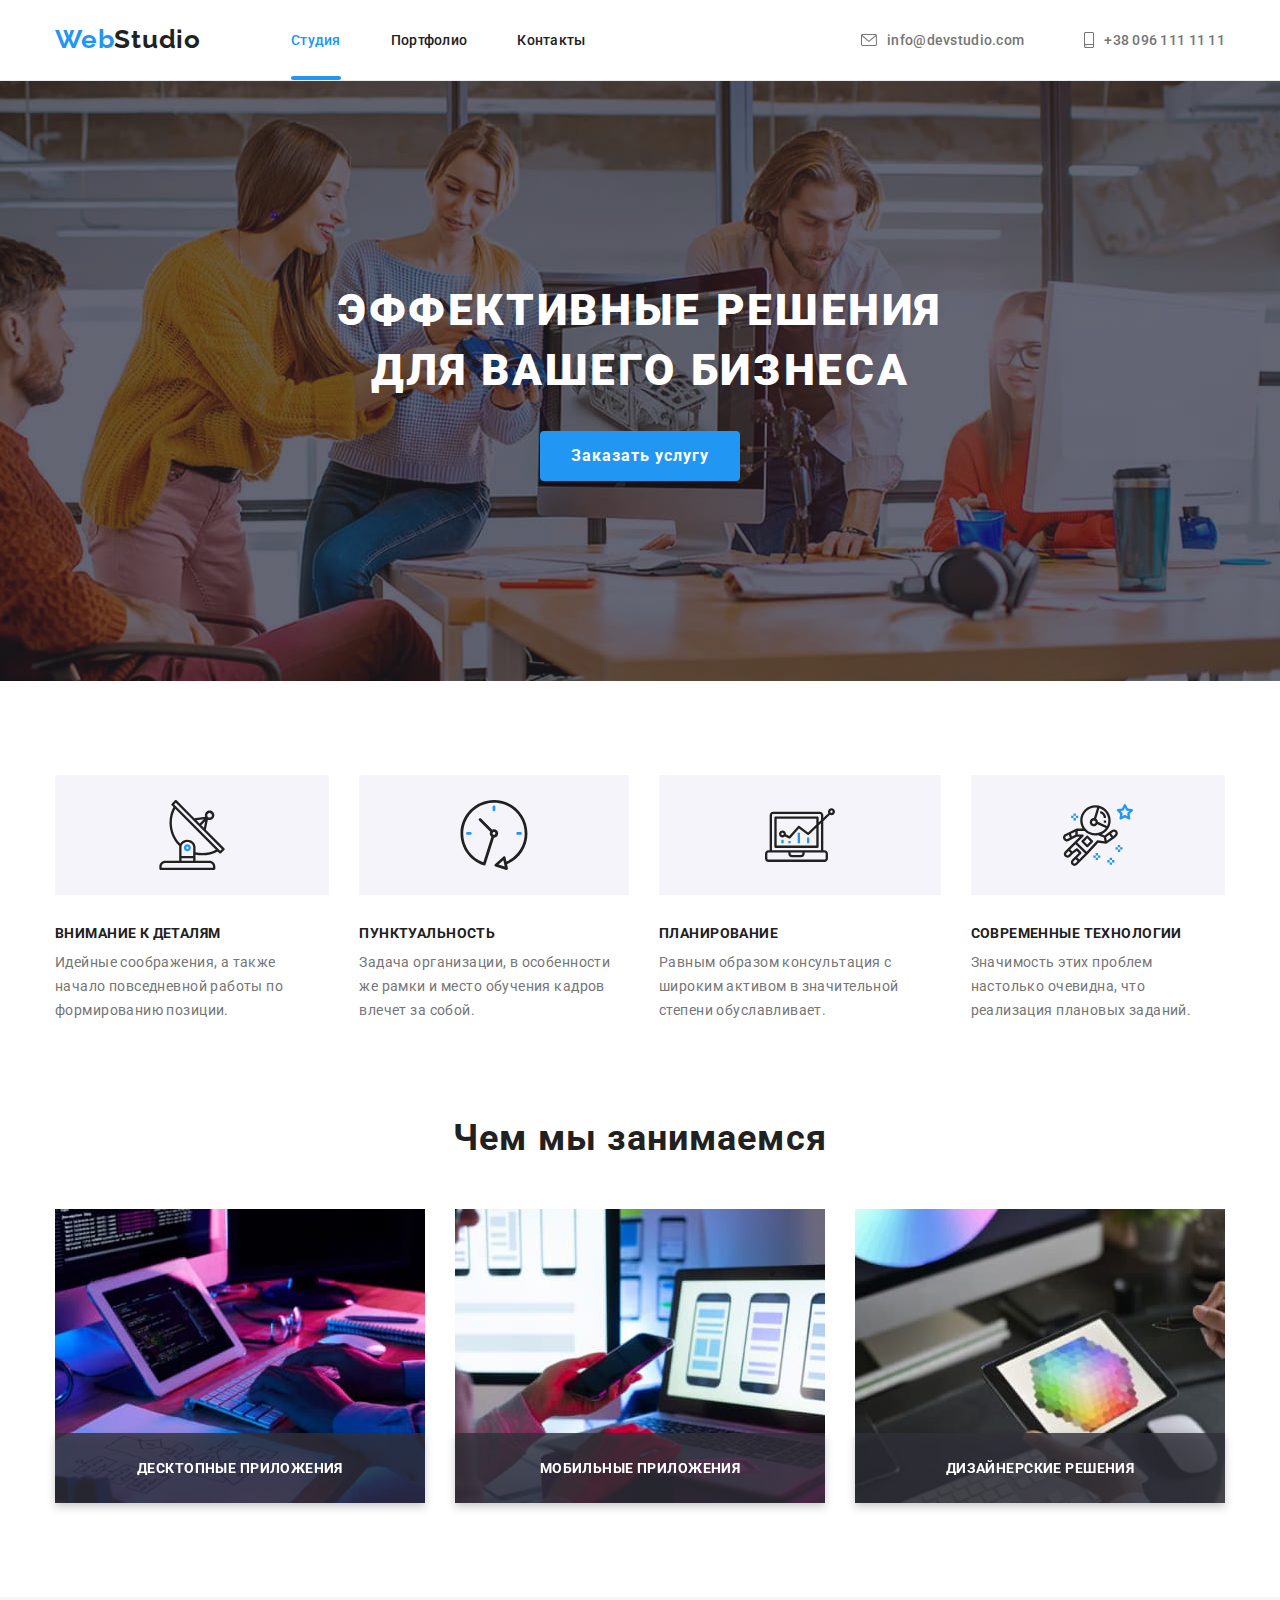
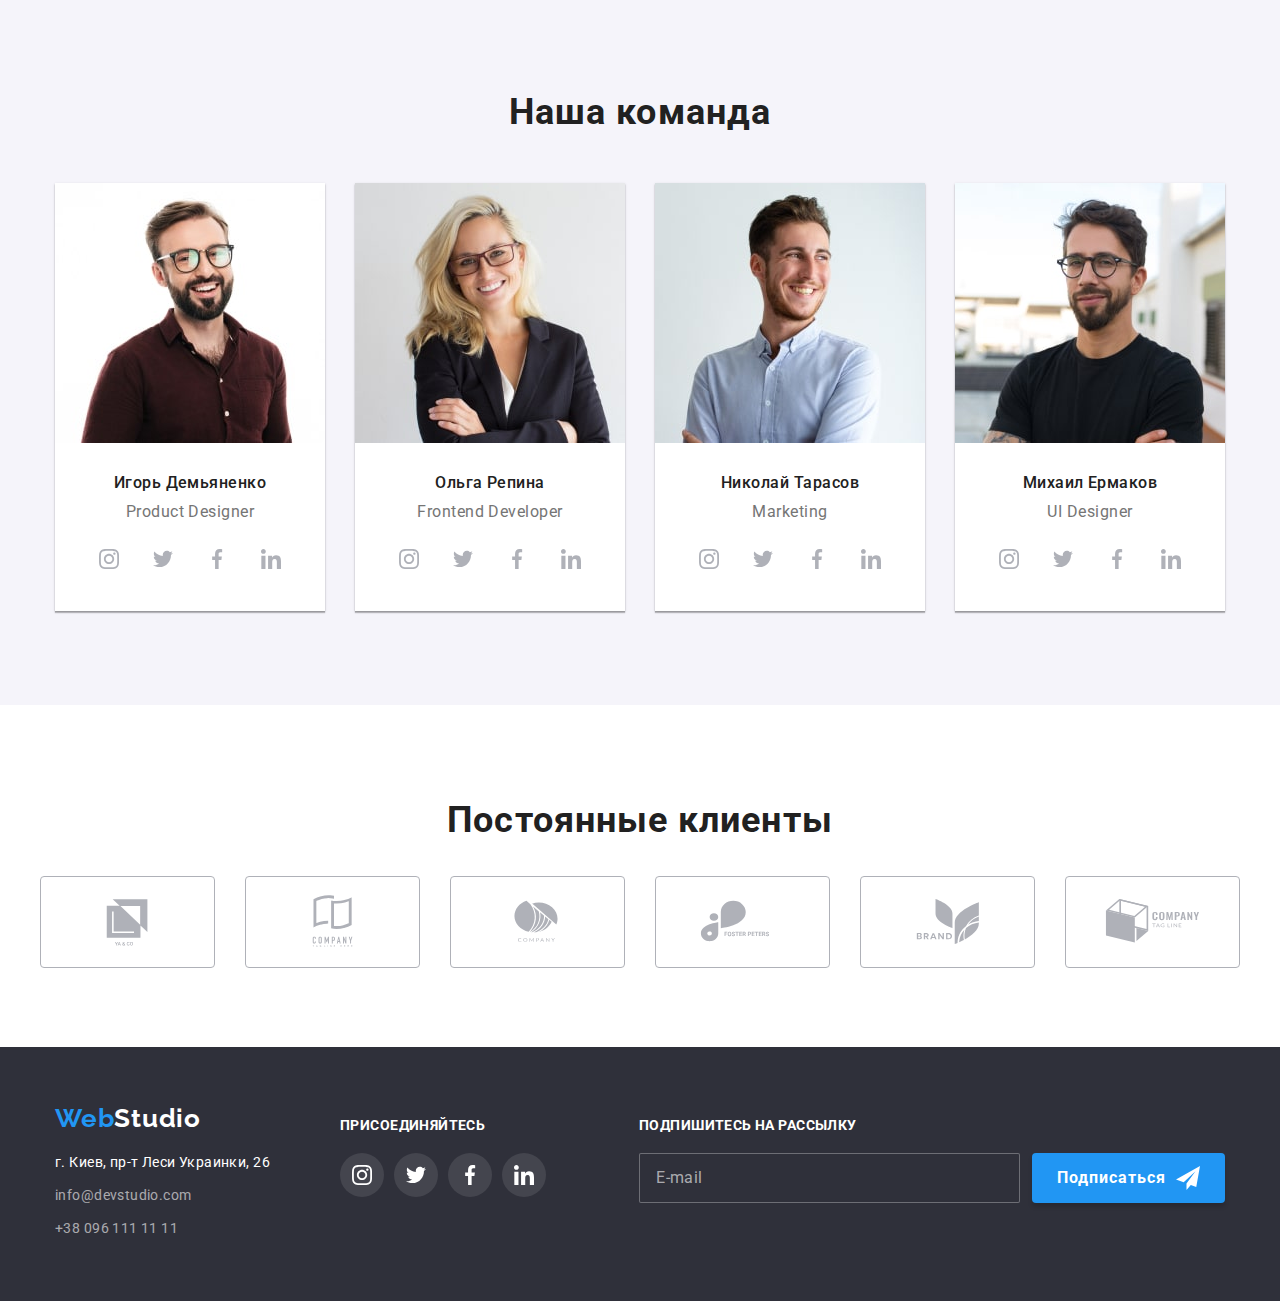
<file: index.html>
<!DOCTYPE html>
<html lang="ru">
  <head>
    <meta charset="UTF-8" />
    <meta http-equiv="X-UA-Compatible" content="IE=edge" />
    <meta name="viewport" content="width=device-width, initial-scale=1.0" />
    <meta name="HandheldFriendly" content="true" />
    <link rel="preconnect" href="https://fonts.googleapis.com" />
    <link rel="preconnect" href="https://fonts.gstatic.com" crossorigin />
    <link
      href="https://fonts.googleapis.com/css2?family=Raleway:wght@700&display=swap" 
      rel="stylesheet"
    />
    <link
      href="https://fonts.googleapis.com/css2?family=Roboto:wght@400;500;700;900&display=swap" 
      rel="stylesheet"
    />
    <link rel="stylesheet" href="css/modern-normalize.css" />
    <link rel="stylesheet" href="css/main.css" />
    <link rel="stylesheet" href="css/main.min.css" />
    <title>Web Studio</title>
  </head>
  <body>
    <header class="header header__header-border">
        <div class="container flex-table header__content-position">
            <a href="www.devstudio.com" class="logo"
            ><span class="logo__active">Web</span
            ><span class="logo__black">Studio</span></a>
            <button class="mobile-menu__open-button" data-menu-open>
                <svg class="modal__open-icon" width="40" height="40">
                <use href="./images/icons.svg#icon-menu_40px"></use>
            </svg></button>
          <nav class="navigation">
            <ul class="navigation__list">
              <li class="navigation__item">
                <a href="index.html" class="navigation__link navigation__link_active">Студия</a>
              </li>
              <li class="navigation__item">
                <a href="portfolio.html" class="navigation__link">Портфолио</a>
              </li>
              <li class="navigation__item">
                <a href="www.devstudio.com/contacts" class="navigation__link"                             target="_blank"
                rel="noopener norefferer nofollow">Контакты</a>
              </li>
            </ul>
          </nav>
          <div class="contacts">
            <a class="contacts__link contacts__link_position" href="mailto:info@devstudio.com">
              <svg class="contacts__link-icon" width="16" height="12">
                  <use href="./images/icons.svg#icon-envelope"></use>
              </svg>  
              info@devstudio.com</a>
            <a class="contacts__link contacts__link_position" href="tel:+3810961111111">
              <svg class="contacts__link-icon" width="10" height="16">
                  <use href="./images/icons.svg#icon-smartphone"></use>
              </svg>  
              +38 096 111 11 11</a>
          </div>
        </div>
        <div class="mobile-menu is-hidden" data-menu>
            <div class="container">
            <div class="mobile-menu__top"> 
            <button class="mobile-menu__close-button" data-menu-close>
                <svg class="mobile-menu__close-icon" width="40" height="40">
                <use href="./images/icons.svg#icon-close-black-min"></use>
            </svg></button>
            <nav class="mobile-menu__nav-list">
            <ul>
                <li class="mobile-menu__nav-item">
                    <a href="index.html" class="mobile-menu__link">Студия</a>
                </li>
                <li class="mobile-menu__nav-item">
                    <a href="portfolio.html" class="mobile-menu__link">Портфолио</a>
                </li>
                <li class="mobile-menu__nav-item">
                    <a href="www.devstudio.com/contacts" class="mobile-menu__link"                             target="_blank"
                    rel="noopener norefferer nofollow">Контакты</a>
                </li>
            </ul>
            </nav>
            </div> 
            <div class="mobile-menu__bottom">
            <div class="mobile-menu__contacts">
                <a class="mobile-menu__phone" href="tel:+3810961111111">+38 096 111 11 11</a>
                <a class="mobile-menu__email" href="mailto:info@devstudio.com">info@devstudio.com</a>
            </div>

                <ul class="mobile-menu__social-list">
                    <li class="mobile-menu__social-list_item">
                        <a
                            href=""
                            class="mobile-menu__social-list_item-link"
                            target="_blank"
                            rel="noopener norefferer nofollow"
                            >Instagram</a>
                    </li>
                    <li class="mobile-menu__social-list_item">
                        <a
                            href=""
                            class="mobile-menu__social-list_item-link"
                            target="_blank"
                            rel="noopener norefferer nofollow"
                            >Twitter</a>
                    </li>
                    <li class="mobile-menu__social-list_item">
                        <a
                            href=""
                            class="mobile-menu__social-list_item-link"
                            target="_blank"
                            rel="noopener norefferer nofollow"
                            >Facebook</a>
                    </li>
                    <li class="mobile-menu__social-list_item">
                        <a
                            href=""
                            class="mobile-menu__social-list_item-link"
                            target="_blank"
                            rel="noopener norefferer nofollow"
                            >LinkedIn</a>
                    </li>
                </ul>

            </div>
            </div>
    </div>
    </header>
    <main>
         <section class="hero__background">
          <div class="container hero hero__position">
          <h1 class="hero__slogan">Эффективные решения для вашего бизнеса</h1>
          <button type="button" class="big-button" data-modal-open>Заказать услугу</button>
        </div>
        </section>
        <section class="section features">
        <div class="container">
          <ul class="features__list">
            <li class="features__block">
                <div class="features__icon-background">
                <svg width="70" height="70">
                    <use href="./images/icons.svg#icon-antenna"></use>
                </svg></div>
              <p class="features__header">ВНИМАНИЕ К ДЕТАЛЯМ</p>
              <p class="features__text">
                Идейные соображения, а также начало повседневной работы по
                формированию позиции.
              </p>
            </li>
            <li class="features__block">
                <div class="features__icon-background">
                    <svg width="70" height="70">
                        <use href="./images/icons.svg#icon-clock"></use>
                    </svg></div>                
              <p class="features__header">ПУНКТУАЛЬНОСТЬ</p>
              <p class="features__text">
                Задача организации, в особенности же рамки и место обучения
                кадров влечет за собой.
              </p>
            </li>
            <li class="features__block">
                <div class="features__icon-background">
                    <svg width="70" height="70">
                        <use href="./images/icons.svg#icon-diagram"></use>
                    </svg></div>                
              <p class="features__header">ПЛАНИРОВАНИЕ</p>
              <p class="features__text">
                Равным образом консультация с широким активом в значительной
                степени обуславливает.
              </p>
            </li>
            <li class="features__block">
                <div class="features__icon-background">
                    <svg width="70" height="70">
                        <use href="./images/icons.svg#icon-astronaut"></use>
                    </svg></div>                
              <p class="features__header">СОВРЕМЕННЫЕ ТЕХНОЛОГИИ</p>
              <p class="features__text">
                Значимость этих проблем настолько очевидна, что реализация
                плановых заданий.
              </p>
            </li>
          </ul>
        </div>
      </section>
      <section class="section activities activities__activities-position">
        <div class="container">
          <h2 class="section-header">Чем мы занимаемся</h2>
          <ul class="flex-table-centered">
            <li class="activities__item">
                            <picture>
                <source
                srcset="./images/wwd1-x1.jpg 1x,
                        ./images/wwd1-x2.jpg 2x"
                        media="(min-width:1200px)" />
              <img src="./images/wwd1-x1.jpg" alt="Программист за работой"/>
                     </picture>
              <div class="activities__box">Десктопные приложения</div>
            </li>
            <li class="activities__item">
                            <picture>
                <source
                srcset="./images/wwd2-x1.jpg 1x,
                        ./images/wwd2-x2.jpg 2x"
                        media="(min-width:1200px)" />
              <img src="./images/wwd2-x1.jpg" alt="Разработчик мобильного интерфейса"/>
                     </picture>
                <div class="activities__box">Мобильные приложения</div>
            </li>
            <li class="activities__item">
                            <picture>
                <source
                srcset="./images/wwd3-x1.jpg 1x,
                        ./images/wwd3-x2.jpg 2x"
                        media="(min-width:1200px)" />
              <img src="./images/wwd3-x1.jpg" alt="Дизайнер работает за планшетом"/>
                     </picture>
              <div class="activities__box">Дизайнерские решения</div>
            </li>
          </ul>
        </div>
      </section>
    <section class="section team">
        <div class="container">
          <h2 class="section-header">Наша команда</h2>
          <ul class="team__list">
            <li class="team__block">
            <picture>
                <source
                srcset="./images/photo1-pc-x1.jpg 1x,
                        ./images/photo1-pc-x2.jpg 2x"
                        media="(min-width:1200px)"
            />
                <source
                srcset="./images/photo1-tablet-x1.jpg 1x,
                        ./images/photo1-tablet-x2.jpg 2x"
                        media="(min-width:768px)"
            />
                <source
                srcset="./images/photo1-phone-x1.jpg 1x,
                        ./images/photo1-phone-x2.jpg 2x"
                        media="(max-width:767px)"
                />
              <img src="./images/photo1-pc-x1.jpg" alt="Игорь Демьяненко"/>
            </picture>
              <div class="team__content">
              <h3 class="team__name">Игорь Демьяненко</h3>
              <p class="team__occupation">Product Designer</p>
              <ul class="social__list">
                 <li class="social__item">
                    <a href="" class="social__link social__link_team-style">
                        <svg class="social__icon" width="20" height="20">
                            <use href="./images/icons.svg#icon-instagram"></use>
                        </svg>
                    </a></li>
                 <li class="social__item">
                    <a href="" class="social__link social__link_team-style">
                        <svg class="social__icon" width="20" height="20">
                            <use href="./images/icons.svg#icon-twitter"></use>
                        </svg>
                    </a></li>
                 <li class="social__item">
                    <a href="" class="social__link social__link_team-style">
                        <svg class="social__icon" width="20" height="20">
                            <use href="./images/icons.svg#icon-facebook"></use>
                        </svg>
                    </a></li>
                 <li class="social__item">
                    <a href="" class="social__link social__link_team-style">
                        <svg class="social__icon" width="20" height="20">
                            <use href="./images/icons.svg#icon-linkedin"></use>
                        </svg>
                    </a></li>
            </ul>
            </div></li>
            <li class="team__block">
                <picture>
                    <source
                    srcset="./images/photo2-pc-x1.jpg 1x,
                            ./images/photo2-pc-x2.jpg 2x"
                            media="(min-width:1200px)"
                />
                    <source
                    srcset="./images/photo2-tablet-x1.jpg 1x,
                            ./images/photo2-tablet-x2.jpg 2x"
                            media="(min-width:768px)"
                />
                    <source
                    srcset="./images/photo2-phone-x1.jpg 1x,
                            ./images/photo2-phone-x2.jpg 2x"
                            media="(max-width:767px)"
                    />
              <img src="./images/photo2-phone-x1.jpg" alt="Ольга Репина"/>
                </picture>
              <div class="team__content">
              <h3 class="team__name">Ольга Репина</h3>
              <p class="team__occupation">Frontend Developer</p>
              <ul class="social__list">
                <li class="social__item">
                   <a href="" class="social__link social__link_team-style">
                       <svg class="social__icon" width="20" height="20">
                           <use href="./images/icons.svg#icon-instagram"></use>
                       </svg>
                   </a></li>
                <li class="social__item">
                   <a href="" class="social__link social__link_team-style">
                       <svg class="social__icon" width="20" height="20">
                           <use href="./images/icons.svg#icon-twitter"></use>
                       </svg>
                   </a></li>
                <li class="social__item">
                   <a href="" class="social__link social__link_team-style">
                       <svg class="social__icon" width="20" height="20">
                           <use href="./images/icons.svg#icon-facebook"></use>
                       </svg>
                   </a></li>
                <li class="social__item">
                   <a href="" class="social__link social__link_team-style">
                       <svg class="social__icon" width="20" height="20">
                           <use href="./images/icons.svg#icon-linkedin"></use>
                       </svg>
                   </a></li>
           </ul>              
            </div></li>
            <li class="team__block">
                <picture>
                    <source
                    srcset="./images/photo3-pc-x1.jpg 1x,
                            ./images/photo3-pc-x2.jpg 2x"
                            media="(min-width:1200px)"
                />
                    <source
                    srcset="./images/photo3-tablet-x1.jpg 1x,
                            ./images/photo3-tablet-x2.jpg 2x"
                            media="(min-width:768px)"
                />
                    <source
                    srcset="./images/photo3-phone-x1.jpg 1x,
                            ./images/photo3-phone-x2.jpg 2x"
                            media="(max-width:767px)"
                    />
              <img src="./images/photo3-pc-x1.jpg" alt="Николай Тарасов"/>
            </picture>
              <div class="team__content">
              <h3 class="team__name">Николай Тарасов</h3>
              <p class="team__occupation">Marketing</p>
              <ul class="social__list">
                <li class="social__item">
                   <a href="" class="social__link social__link_team-style">
                       <svg class="social__icon" width="20" height="20">
                           <use href="./images/icons.svg#icon-instagram"></use>
                       </svg>
                   </a></li>
                <li class="social__item">
                   <a href="" class="social__link social__link_team-style">
                       <svg class="social__icon" width="20" height="20">
                           <use href="./images/icons.svg#icon-twitter"></use>
                       </svg>
                   </a></li>
                <li class="social__item">
                   <a href="" class="social__link social__link_team-style">
                       <svg class="social__icon" width="20" height="20">
                           <use href="./images/icons.svg#icon-facebook"></use>
                       </svg>
                   </a></li>
                <li class="social__item">
                   <a href="" class="social__link social__link_team-style">
                       <svg class="social__icon" width="20" height="20">
                           <use href="./images/icons.svg#icon-linkedin"></use>
                       </svg>
                   </a></li>
           </ul>
            </div></li>
            <li class="team__block">
                <picture>
                    <source
                    srcset="./images/photo4-pc-x1.jpg 1x,
                            ./images/photo4-pc-x2.jpg 2x"
                            media="(min-width:1200px)"
                />
                    <source
                    srcset="./images/photo4-tablet-x1.jpg 1x,
                            ./images/photo4-tablet-x2.jpg 2x"
                            media="(min-width:768px)"
                />
                    <source
                        srcset="./images/photo4-phone-x1.jpg 1x,
                            ./images/photo4-phone-x2.jpg 2x"
                            media="(max-width:767px)"
                    />
              <img src="./images/photo4-pc-x1.jpg" alt="Михаил Ермаков"/>
              </picture>
              <div class="team__content">
              <h3 class="team__name">Михаил Ермаков</h3>
              <p class="team__occupation">UI Designer</p>
              <ul class="social__list">
                <li class="social__item">
                   <a href="" class="social__link social__link_team-style">
                       <svg class="social__icon" width="20" height="20">
                           <use href="./images/icons.svg#icon-instagram"></use>
                       </svg>
                   </a></li>
                <li class="social__item">
                   <a href="" class="social__link social__link_team-style">
                       <svg class="social__icon" width="20" height="20">
                           <use href="./images/icons.svg#icon-twitter"></use>
                       </svg>
                   </a></li>
                <li class="social__item">
                   <a href="" class="social__link social__link_team-style">
                       <svg class="social__icon" width="20" height="20">
                           <use href="./images/icons.svg#icon-facebook"></use>
                       </svg>
                   </a></li>
                <li class="social__item">
                   <a href="" class="social__link social__link_team-style">
                       <svg class="social__icon" width="20" height="20">
                           <use href="./images/icons.svg#icon-linkedin"></use>
                       </svg>
                   </a></li>
           </ul>              
            </div></li>
          </ul>
        </div>
      </section>
       <section class="section regular-customers">
        <div class="container">
            <h2 class="section-header">Постоянные клиенты</h2>
            <ul class="regular-customers__list">
                <li class="regular-customers__item">
                    <div class="flex-table-centered">
                    <a href="" class="regular-customers__link">
                        <svg class="regular-customers__icon" width="106" height="60">
                            <use href="./images/icons.svg#icon-Logo1"></use>
                        </svg>
                    </a></div></li>
                    <li class="regular-customers__item">
                        <div class="flex-table-centered">
                        <a href="" class="regular-customers__link">
                            <svg class="regular-customers__icon" width="106" height="60">
                                <use href="./images/icons.svg#icon-Logo2"></use>
                            </svg>
                        </a></div></li>
                        <li class="regular-customers__item">
                            <div class="flex-table-centered">
                            <a href="" class="regular-customers__link">
                                <svg class="regular-customers__icon" width="106" height="60">
                                    <use href="./images/icons.svg#icon-Logo3"></use>
                                </svg>
                            </a></div></li>
                            <li class="regular-customers__item">
                                <div class="flex-table-centered">
                                <a href="" class="regular-customers__link">
                                    <svg class="regular-customers__icon" width="106" height="60">
                                        <use href="./images/icons.svg#icon-Logo4"></use>
                                    </svg>
                                </a></div></li>
                                <li class="regular-customers__item">
                                    <div class="flex-table-centered">
                                    <a href="" class="regular-customers__link">
                                        <svg class="regular-customers__icon" width="106" height="60">
                                            <use href="./images/icons.svg#icon-Logo5"></use>
                                        </svg>
                                    </a></div></li>
                                    <li class="regular-customers__item">
                                        <div class="flex-table-centered">
                                        <a href="" class="regular-customers__link">
                                            <svg class="regular-customers__icon" width="106" height="60">
                                                <use href="./images/icons.svg#icon-Logo6"></use>
                                            </svg>
                                        </a></div></li>
            </ul>
        </div>
      </section>
    </main>
    <footer class="footer">
        <div class="container footer__wrap">
          <div class="">
            <a href="www.devstudio.com" class="logo"
            ><span class="logo__active">Web</span
            ><span class="logo__white">Studio</span></a>
        <div class="footer__contacts-wrap">
        <address class="footer__address">г. Киев, пр-т Леси Украинки, 26</address>
        <p class="footer__contacts-spacer"><a class="footer__contacts" href="mailto:info@devstudio.com"
            >info@devstudio.com</a>
        </p>
        <p class="footer__contacts-spacer"><a class="footer__contacts" href="tel:+3810961111111"
            >+38 096 111 11 11</a>
        </p>
      </div>
    </div>
      <div class="footer__social-list-wrap">
          <p class="footer__label">Присоединяйтесь</p>
        <ul class="social__list">
            <li class="social__item">
               <a href="" class="social__link social__link_footer-style">
                   <svg class="social__icon" width="20" height="20">
                       <use href="./images/icons.svg#icon-instagram"></use>
                   </svg>
               </a></li>
            <li class="social__item">
               <a href="" class="social__link social__link_footer-style">
                   <svg class="social__icon" width="20" height="20">
                       <use href="./images/icons.svg#icon-twitter"></use>
                   </svg>
               </a></li>
            <li class="social__item">
               <a href="" class="social__link social__link_footer-style">
                   <svg class="social__icon" width="20" height="20">
                       <use href="./images/icons.svg#icon-facebook"></use>
                   </svg>
               </a></li>
            <li class="social__item">
               <a href="" class="social__link social__link_footer-style">
                   <svg class="social__icon" width="20" height="20">
                       <use href="./images/icons.svg#icon-linkedin"></use>
                   </svg>
               </a></li>
       </ul>              
      </div>
            <div class="subscribe__footer-cont">            
                <p class="footer__label">Подпишитесь на рассылку</p>
                <div class="subscribe__wrap">
                <input type="email" class="subscribe__input" name="user-email" placeholder="E-mail"/>
                    <button type="submit" class="subscribe__big-button">
                        <div class="subscribe__button-items_centered">
                    <span class="subscribe__button-text">Подписаться</span>
                <div class="subscribe__icon"><svg width="24" height="24">
                    <use href="./images/icons.svg#icon-send"></use>
                </svg></div></div></button>
            </div>
        </div>
    </footer>
    <div class="modal__backdrop is-hidden" data-modal>
    <div class="modal__modal">
    <button type="button" class="modal__close-btn" data-modal-close>
        <svg class="modal__close-icon" width="18" height="18">
        <use href="./images/icons.svg#icon-close-black-min"></use>
    </svg></button>
    <p class="modal__title">Оставьте свои данные, мы вам перезвоним</p>
    <form>
        <div class="modal__field">
        <label class="modal__label" for="user-name">Имя</label>
        <div class="modal__input-wrap">
        <input type="text" class="modal__input" name="user-name" required/>
        <svg class="modal__input-icon" width="18" height="18"><use href="./images/icons.svg#icon-person-black"></use></svg>
        </div></div>
        <div class="modal__field">
        <label class="modal__label" for="user-phone">Телефон</label>
        <div class="modal__input-wrap">
        <input type="tel" class="modal__input" name="user-phone" required/>
        <svg class="modal__input-icon" width="18" height="18"><use href="./images/icons.svg#icon-phone-black"></use></svg>
        </div></div>
        <div class="modal__field">
        <label class="modal__label" for="user-email">Почта</label>
        <div class="modal__input-wrap">
        <input type="email" class="modal__input" name="user-email" required/>
        <svg class="modal__input-icon" width="18" height="18"><use href="./images/icons.svg#icon-email-black"></use></svg>
        </div></div>
        <div class="modal__field">
        <label class="modal__label" for="user-comment">Комментарий</label>
        <textarea class="modal__user-comment" name="user-comment" id="user-comment" rows="8" placeholder="Введите текст"></textarea>
        </div>
        <div class="modal__policy-field">
        <input type="checkbox" id="policy-checkbox" name="policy" value="policy" class="modal__policy-checkbox visually-hidden"/>
        <label for="policy-checkbox" class="modal__user-policy">
            <span>
                <svg class="modal__check-icon" width="16" height="15"><use href="./images/icons.svg#icon-check"></use></svg>
            </span>
            <p class="modal__user-policy_style">Соглашаюсь с рассылкой и принимаю&nbsp;</p>
             <a href="" class="modal__user-policy_link">Условия договора</a>
        </label></div>
        <div class="flex-table-centered">
        <button type="submit" class="big-button">Отправить</button></div>
    </form>
    </div></div>
    <script src="js/modal.js"></script>
    <script src="js/mobile-menu.js"></script>
  </body>
</html>
</file>
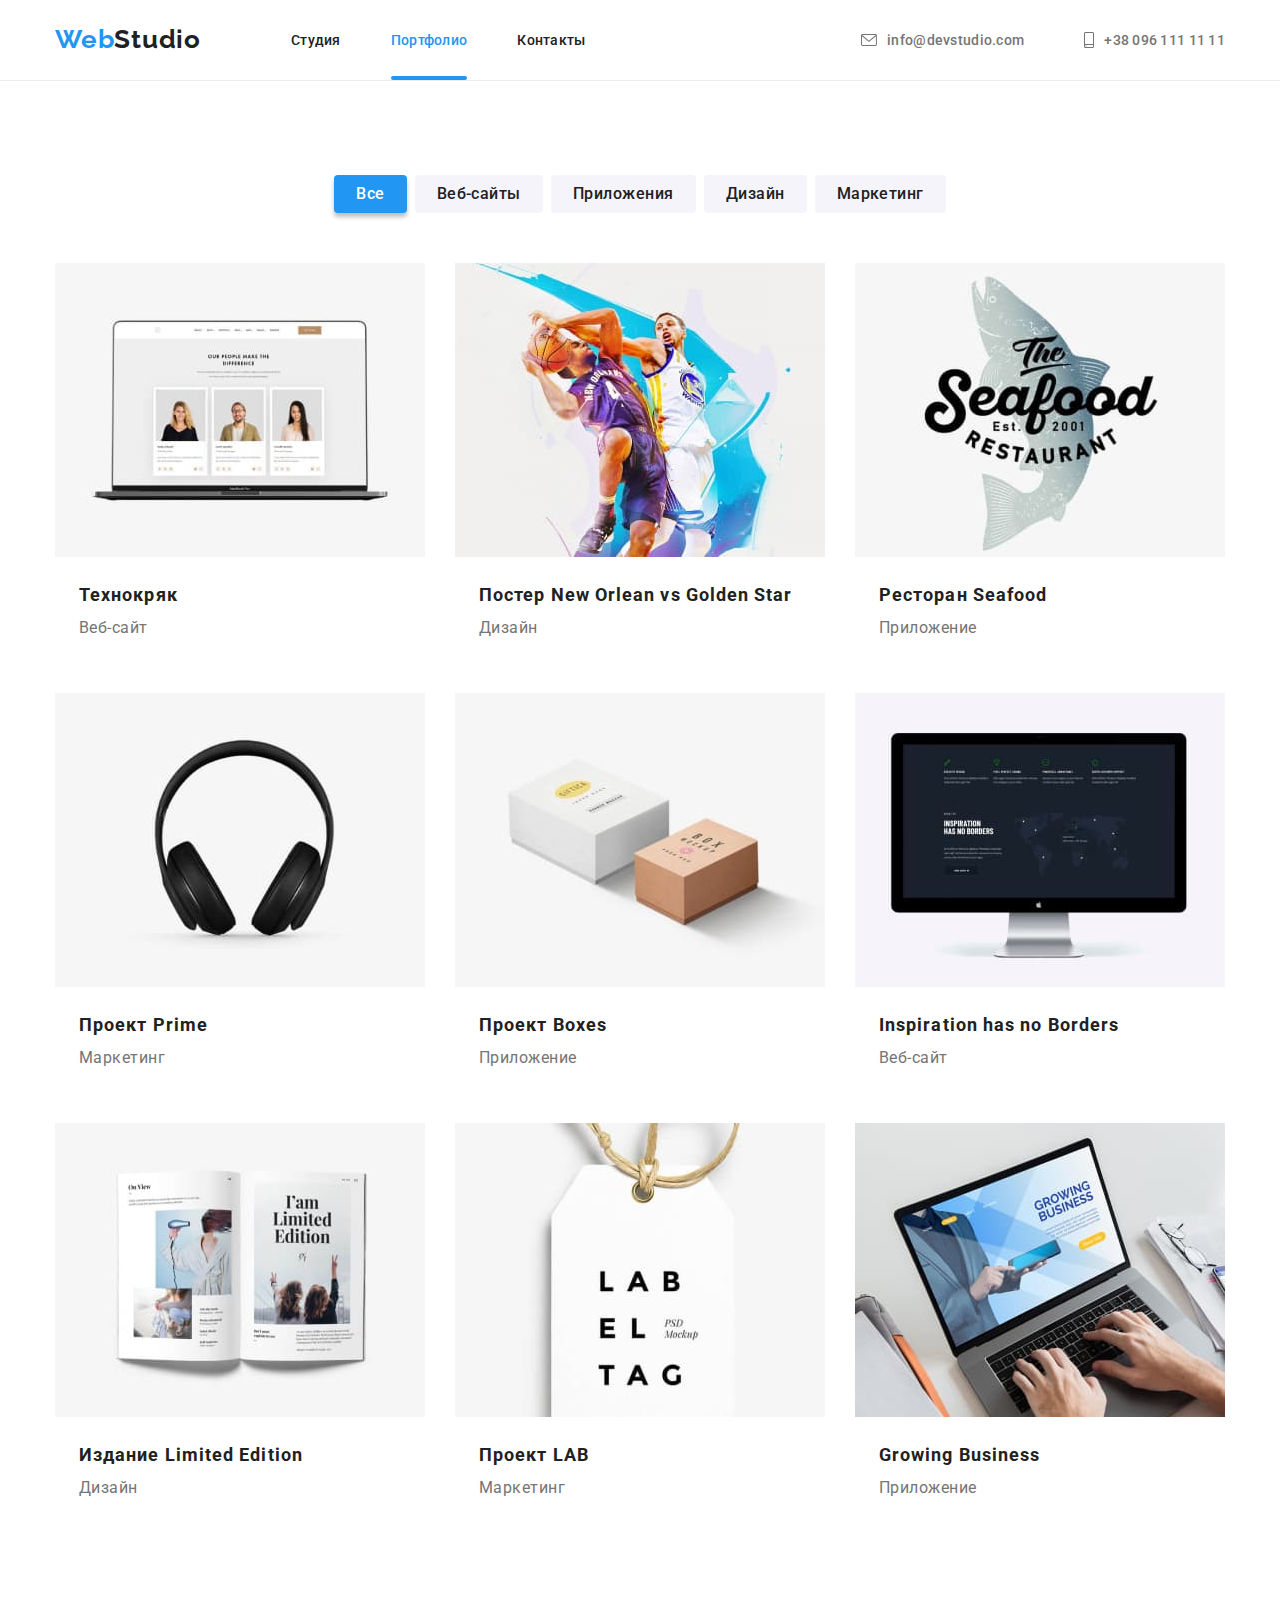
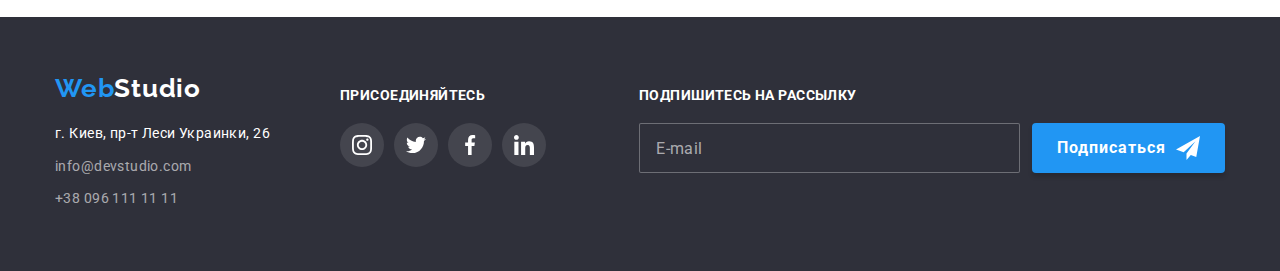
<file: portfolio.html>
<!DOCTYPE html>
<html lang="ru">
  <head>
    <meta charset="UTF-8" />
    <meta http-equiv="X-UA-Compatible" content="IE=edge" />
    <meta name="viewport" content="width=device-width, initial-scale=1.0" />
    <link rel="preconnect" href="https://fonts.googleapis.com">
    <link rel="preconnect" href="https://fonts.gstatic.com" crossorigin>
    <link href="https://fonts.googleapis.com/css2?family=Raleway:wght@700&display=swap" rel="stylesheet">
    <link href="https://fonts.googleapis.com/css2?family=Roboto:wght@400;500;700;900&display=swap" rel="stylesheet">
    <link rel="stylesheet" href="css/modern-normalize.css" />
    <link rel="stylesheet" href="css/main.css" />
    <link rel="stylesheet" href="css/main.min.css" />
    <title>Портфолио</title>
  </head>
  <body>
    <header class="header header__header-border">
        <div class="container flex-table header__content-position">
            <a href="www.devstudio.com" class="logo"
            ><span class="logo__active">Web</span
            ><span class="logo__black">Studio</span></a>
            <button class="mobile-menu__open-button" data-menu-open>
                <svg class="modal__open-icon" width="40" height="40">
                <use href="./images/icons.svg#icon-menu_40px"></use>
            </svg></button>
          <nav class="navigation">
            <ul class="navigation__list">
              <li class="navigation__item">
                <a href="index.html" class="navigation__link">Студия</a>
              </li>
              <li class="navigation__item">
                <a href="portfolio.html" class="navigation__link navigation__link_active">Портфолио</a>
              </li>
              <li class="navigation__item">
                <a href="www.devstudio.com/contacts" class="navigation__link"                             target="_blank"
                rel="noopener norefferer nofollow">Контакты</a>
              </li>
            </ul>
          </nav>
          <div class="contacts">
            <a class="contacts__link contacts__link_position" href="mailto:info@devstudio.com">
              <svg class="contacts__link-icon" width="16" height="12">
                  <use href="./images/icons.svg#icon-envelope"></use>
              </svg>  
              info@devstudio.com</a>
            <a class="contacts__link contacts__link_position" href="tel:+3810961111111">
              <svg class="contacts__link-icon" width="10" height="16">
                  <use href="./images/icons.svg#icon-smartphone"></use>
              </svg>  
              +38 096 111 11 11</a>
          </div>
        </div>
        <div class="mobile-menu is-hidden" data-menu>
            <div class="container">
            <div class="mobile-menu__top"> 
            <button class="mobile-menu__close-button" data-menu-close>
                <svg class="mobile-menu__close-icon" width="40" height="40">
                <use href="./images/icons.svg#icon-close-black-min"></use>
            </svg></button>
            <nav class="mobile-menu__nav-list">
            <ul>
                <li class="mobile-menu__nav-item">
                    <a href="index.html" class="mobile-menu__link">Студия</a>
                </li>
                <li class="mobile-menu__nav-item">
                    <a href="portfolio.html" class="mobile-menu__link">Портфолио</a>
                </li>
                <li class="mobile-menu__nav-item">
                    <a href="www.devstudio.com/contacts" class="mobile-menu__link"                             target="_blank"
                    rel="noopener norefferer nofollow">Контакты</a>
                </li>
            </ul>
            </nav>
            </div> 
            <div class="mobile-menu__bottom">
            <div class="mobile-menu__contacts">
                <a class="mobile-menu__phone" href="tel:+3810961111111">+38 096 111 11 11</a>
                <a class="mobile-menu__email" href="mailto:info@devstudio.com">info@devstudio.com</a>
            </div>

                <ul class="mobile-menu__social-list">
                    <li class="mobile-menu__social-list_item">
                        <a
                            href=""
                            class="mobile-menu__social-list_item-link"
                            target="_blank"
                            rel="noopener norefferer nofollow"
                            >Instagram</a>
                    </li>
                    <li class="mobile-menu__social-list_item">
                        <a
                            href=""
                            class="mobile-menu__social-list_item-link"
                            target="_blank"
                            rel="noopener norefferer nofollow"
                            >Twitter</a>
                    </li>
                    <li class="mobile-menu__social-list_item">
                        <a
                            href=""
                            class="mobile-menu__social-list_item-link"
                            target="_blank"
                            rel="noopener norefferer nofollow"
                            >Facebook</a>
                    </li>
                    <li class="mobile-menu__social-list_item">
                        <a
                            href=""
                            class="mobile-menu__social-list_item-link"
                            target="_blank"
                            rel="noopener norefferer nofollow"
                            >LinkedIn</a>
                    </li>
                </ul>

            </div>
            </div>
    </div>
    </header>
      <main>
          <section class="section">
              <div class="container">
           <h1 class="visually-hidden">Заголовок</h1>
           <ul class="tiles-filter">
                <li class="tiles-filter__spacer"><button class="tiles-filter__button_active">Все</button></li>
                <li class="tiles-filter__spacer"><button class="tiles-filter__button">Веб-сайты</button></li>
                <li class="tiles-filter__spacer"><button class="tiles-filter__button">Приложения</button></li>
                <li class="tiles-filter__spacer"><button class="tiles-filter__button">Дизайн</button></li>
                <li class="tiles-filter__spacer"><button class="tiles-filter__button">Маркетинг</button></li>
          </ul>
            <ul class="tiles">
                <li class="tiles__item">
                    <article class="card">
                    <a href class="tiles__link">
                    <div class="tiles__item_popup">
                        <picture>
                            <source
                            srcset="./images/portfolio1-pc-x1.jpg 1x,
                                    ./images/portfolio1-pc-x2.jpg 2x"
                                    media="(min-width:1200px)"
                        />
                            <source
                            srcset="./images/portfolio1-tablet-x1.jpg 1x,
                                    ./images/portfolio1-tablet-x2.jpg 2x"
                                    media="(min-width:768px)"
                        />
                            <source
                                srcset="./images/portfolio1-phone-x1.jpg 1x,
                                        ./images/portfolio1-phone-x2.jpg 2x"
                                        media="(max-width:767px)"
                            />
                    <img src="./images/portfolio1-phone-x1.jpg" alt="Проект 1" width="450">
                    </picture>
                    <p class="tiles__item-toptext">Ресурс предлагает комплексные предложения с разным уровнем функционала и сервисов. Все это позволит посетителю получить исчерпывающие сведения о компании или частном лице.</p>
                    </div>
                    <div class="tiles__content-position">
                    <h2 class="tiles__title">Технокряк</h2>
                    <p class="tiles__text">Веб-сайт</p>
                    </div>
                    </a></article></li>
                <li class="tiles__item">
                    <article class="card">
                    <a href class="tiles__link">
                    <div class="tiles__item_popup">
                        <picture>
                            <source
                            srcset="./images/portfolio2-pc-x1.jpg 1x,
                                    ./images/portfolio2-pc-x2.jpg 2x"
                                    media="(min-width:1200px)"
                        />
                            <source
                            srcset="./images/portfolio2-tablet-x1.jpg 1x,
                                    ./images/portfolio2-tablet-x2.jpg 2x"
                                    media="(min-width:768px)"
                        />
                            <source
                                srcset="./images/portfolio2-phone-x1.jpg 1x,
                                        ./images/portfolio2-phone-x2.jpg 2x"
                                        media="(max-width:767px)"
                            />
                    <img src="./images/portfolio2-phone-x1.jpg" alt="Проект 2" width="450">
                        </picture>
                    <p class="tiles__item-toptext">kakakaka</p></div>
                    <div class="tiles__content-position">
                    <h2 class="tiles__title">Постер New Orlean vs Golden Star</h2>
                    <p class="tiles__text">Дизайн</p></div>
                    </a></article></li>
                <li class="tiles__item">
                    <article class="card">
                    <a href class="tiles__link">
                    <div class="tiles__item_popup">
                        <picture>
                            <source
                            srcset="./images/portfolio3-pc-x1.jpg 1x,
                                    ./images/portfolio3-pc-x2.jpg 2x"
                                    media="(min-width:1200px)"
                        />
                            <source
                            srcset="./images/portfolio3-tablet-x1.jpg 1x,
                                    ./images/portfolio3-tablet-x2.jpg 2x"
                                    media="(min-width:768px)"
                        />
                            <source
                                srcset="./images/portfolio3-phone-x1.jpg 1x,
                                        ./images/portfolio3-phone-x2.jpg 2x"
                                        media="(max-width:767px)"
                            />
                    <img src="./images/portfolio3-phone-x1.jpg" alt="Проект 3" width="450">
                        </picture>
                    <p class="tiles__item-toptext">kakakaka</p></div>
                    <div class="tiles__content-position">
                    <h2 class="tiles__title">Ресторан Seafood</h2>
                    <p class="tiles__text">Приложение</p></div>
                    </a></article></li>
                <li class="tiles__item">
                    <article class="card">
                    <a href class="tiles__link">
                    <div class="tiles__item_popup">
                        <picture>
                            <source
                            srcset="./images/portfolio4-pc-x1.jpg 1x,
                                    ./images/portfolio4-pc-x2.jpg 2x"
                                    media="(min-width:1200px)"
                        />
                            <source
                            srcset="./images/portfolio4-tablet-x1.jpg 1x,
                                    ./images/portfolio4-tablet-x2.jpg 2x"
                                    media="(min-width:768px)"
                        />
                            <source
                                srcset="./images/portfolio4-phone-x1.jpg 1x,
                                        ./images/portfolio4-phone-x2.jpg 2x"
                                        media="(max-width:767px)"
                            />
                    <img src="./images/portfolio4-phone-x1.jpg" alt="Проект 4" width="450">
                        </picture>
                    <p class="tiles__item-toptext">kakakaka</p></div>
                    <div class="tiles__content-position">
                    <h2 class="tiles__title">Проект Prime</h2>
                    <p class="tiles__text">Маркетинг</p></div>
                    </a></article></li>
                <li class="tiles__item">
                    <article class="card">
                    <a href class="tiles__link">
                    <div class="tiles__item_popup">
                        <picture>
                            <source
                            srcset="./images/portfolio5-pc-x1.jpg 1x,
                                    ./images/portfolio5-pc-x2.jpg 2x"
                                    media="(min-width:1200px)"
                        />
                            <source
                            srcset="./images/portfolio5-tablet-x1.jpg 1x,
                                    ./images/portfolio5-tablet-x2.jpg 2x"
                                    media="(min-width:768px)"
                        />
                            <source
                                srcset="./images/portfolio5-phone-x1.jpg 1x,
                                        ./images/portfolio5-phone-x2.jpg 2x"
                                        media="(max-width:767px)"
                            />
                    <img src="./images/portfolio5-phone-x1.jpg" alt="Проект 5" width="450">
                        </picture>
                    <p class="tiles__item-toptext">kakakaka</p></div>
                    <div class="tiles__content-position">
                    <h2 class="tiles__title">Проект Boxes</h2>
                    <p class="tiles__text">Приложение</p></div>
                    </a></article></li>
                <li class="tiles__item">
                    <article class="card">
                    <a href class="tiles__link">
                    <div class="tiles__item_popup">
                        <picture>
                            <source
                            srcset="./images/portfolio6-pc-x1.jpg 1x,
                                    ./images/portfolio6-pc-x2.jpg 2x"
                                    media="(min-width:1200px)"
                        />
                            <source
                            srcset="./images/portfolio6-tablet-x1.jpg 1x,
                                    ./images/portfolio6-tablet-x2.jpg 2x"
                                    media="(min-width:768px)"
                        />
                            <source
                                srcset="./images/portfolio6-phone-x1.jpg 1x,
                                        ./images/portfolio6-phone-x2.jpg 2x"
                                        media="(max-width:767px)"
                            />
                    <img src="./images/portfolio6-phone-x1.jpg" alt="Проект 6" width="450">
                        </picture>
                    <p class="tiles__item-toptext">kakakaka</p></div>
                    <div class="tiles__content-position">
                    <h2 class="tiles__title">Inspiration has no Borders</h2>
                    <p class="tiles__text">Веб-сайт</p></div>
                    </a></article></li>
                <li class="tiles__item">
                    <article class="card">
                    <a href class="tiles__link">
                    <div class="tiles__item_popup">
                        <picture>
                            <source
                            srcset="./images/portfolio7-pc-x1.jpg 1x,
                                    ./images/portfolio7-pc-x2.jpg 2x"
                                    media="(min-width:1200px)"
                        />
                            <source
                            srcset="./images/portfolio7-tablet-x1.jpg 1x,
                                    ./images/portfolio7-tablet-x2.jpg 2x"
                                    media="(min-width:768px)"
                        />
                            <source
                                srcset="./images/portfolio7-phone-x1.jpg 1x,
                                        ./images/portfolio7-phone-x2.jpg 2x"
                                        media="(max-width:767px)"
                            />
                    <img src="./images/portfolio7-phone-x1.jpg" alt="Проект 7" width="450">
                        </picture>
                    <p class="tiles__item-toptext">kakakaka</p></div>
                    <div class="tiles__content-position">
                    <h2 class="tiles__title">Издание Limited Edition</h2>
                    <p class="tiles__text">Дизайн</p></div>
                    </a></article></li>
                <li class="tiles__item">
                    <article class="card">
                    <a href class="tiles__link">
                    <div class="tiles__item_popup">
                        <picture>
                            <source
                            srcset="./images/portfolio8-pc-x1.jpg 1x,
                                    ./images/portfolio8-pc-x2.jpg 2x"
                                    media="(min-width:1200px)"
                        />
                            <source
                            srcset="./images/portfolio8-tablet-x1.jpg 1x,
                                    ./images/portfolio8-tablet-x2.jpg 2x"
                                    media="(min-width:768px)"
                        />
                            <source
                                srcset="./images/portfolio8-phone-x1.jpg 1x,
                                        ./images/portfolio8-phone-x2.jpg 2x"
                                        media="(max-width:767px)"
                            />
                    <img src="./images/portfolio8-phone-x1.jpg" alt="Проект 8" width="450">
                        </picture>
                    <p class="tiles__item-toptext">kakakaka</p></div>
                    <div class="tiles__content-position">
                    <h2 class="tiles__title">Проект LAB</h2>
                    <p class="tiles__text">Маркетинг</p></div>
                    </a></article></li>
                <li class="tiles__item">
                    <article class="card">
                    <a href class="tiles__link">
                    <div class="tiles__item_popup">
                        <picture>
                            <source
                            srcset="./images/portfolio9-pc-x1.jpg 1x,
                                    ./images/portfolio9-pc-x2.jpg 2x"
                                    media="(min-width:1200px)"
                        />
                            <source
                            srcset="./images/portfolio9-tablet-x1.jpg 1x,
                                    ./images/portfolio9-tablet-x2.jpg 2x"
                                    media="(min-width:768px)"
                        />
                            <source
                                srcset="./images/portfolio9-phone-x1.jpg 1x,
                                        ./images/portfolio9-phone-x2.jpg 2x"
                                        media="(max-width:767px)"
                            />
                    <img src="./images/portfolio9-phone-x1.jpg" alt="Проект 9" width="450">
                        </picture>
                    <p class="tiles__item-toptext">kakakaka</p></div>
                    <div class="tiles__content-position">
                    <h2 class="tiles__title">Growing Business</h2>
                    <p class="tiles__text">Приложение</p></div>
                    </a></article></li>
          </ul>
        </div>
        </section>
      </main>
      <footer class="footer">
        <div class="container footer__wrap">
          <div class="">
            <a href="www.devstudio.com" class="logo"
            ><span class="logo__active">Web</span
            ><span class="logo__white">Studio</span></a>
        <div class="footer__contacts-wrap">
        <address class="footer__address">г. Киев, пр-т Леси Украинки, 26</address>
        <p class="footer__contacts-spacer"><a class="footer__contacts" href="mailto:info@devstudio.com"
            >info@devstudio.com</a>
        </p>
        <p class="footer__contacts-spacer"><a class="footer__contacts" href="tel:+3810961111111"
            >+38 096 111 11 11</a>
        </p>
      </div>
    </div>
      <div class="footer__social-list-wrap">
          <p class="footer__label">Присоединяйтесь</p>
        <ul class="social__list">
            <li class="social__item">
               <a href="" class="social__link social__link_footer-style">
                   <svg class="social__icon" width="20" height="20">
                       <use href="./images/icons.svg#icon-instagram"></use>
                   </svg>
               </a></li>
            <li class="social__item">
               <a href="" class="social__link social__link_footer-style">
                   <svg class="social__icon" width="20" height="20">
                       <use href="./images/icons.svg#icon-twitter"></use>
                   </svg>
               </a></li>
            <li class="social__item">
               <a href="" class="social__link social__link_footer-style">
                   <svg class="social__icon" width="20" height="20">
                       <use href="./images/icons.svg#icon-facebook"></use>
                   </svg>
               </a></li>
            <li class="social__item">
               <a href="" class="social__link social__link_footer-style">
                   <svg class="social__icon" width="20" height="20">
                       <use href="./images/icons.svg#icon-linkedin"></use>
                   </svg>
               </a></li>
       </ul>              
      </div>
            <div class="subscribe__footer-cont">            
                <p class="footer__label">Подпишитесь на рассылку</p>
                <div class="subscribe__wrap">
                <input type="email" class="subscribe__input" name="user-email" placeholder="E-mail"/>
                    <button type="submit" class="subscribe__big-button">
                        <div class="subscribe__button-items_centered">
                    <span class="subscribe__button-text">Подписаться</span>
                <div class="subscribe__icon"><svg width="24" height="24">
                    <use href="./images/icons.svg#icon-send"></use>
                </svg></div></div></button>
            </div>
        </div>
    </footer>
    <script src="js/mobile-menu.js"></script>
      </body>
  </html>
</file>
<file: css/main.css>
body {
  font-family: "Roboto", sans-serif;
  background-color: #ffffff;
}

img {
  display: block;
  max-width: 100%;
  height: auto;
}

button {
  cursor: pointer;
}

ol, ul {
  list-style: none;
  margin: 0;
  padding: 0;
}

a {
  text-decoration: none;
}

:root {
  --accent-color: #2196f3;
  --back-color: #2f303a;
  --header-text-color: #212121;
  --line-text-color: #757575;
  --card-set-gap: 30px;
  --timing-function: 250ms cubic-bezier(0.4, 0, 0.2, 1);
}

.big-button {
  font-style: normal;
  font-weight: 700;
  font-size: 16px;
  line-height: 1.88;
  letter-spacing: 0.06em;
  color: white;
  background-color: var(--accent-color);
  border: none;
  text-align: center;
  text-decoration: none;
  font-size: 16px;
  width: 200px;
  height: 50px;
  box-shadow: 0px 4px 4px rgba(0, 0, 0, 0.15);
  border-radius: 4px;
  margin-top: 30px;
  padding: 0;
  transition: background-color var(--timing-function);
}
.big-button:hover, .big-button:focus {
  background-color: #188ce8;
}

.contacts {
  margin-left: auto;
}
@media screen and (max-width: 767px) {
  .contacts {
    display: none;
  }
}
@media screen and (min-width: 768px) and (max-width: 1199px) {
  .contacts {
    display: flex;
    flex-direction: column;
    align-items: flex-start;
  }
}
@media screen and (min-width: 1200px) {
  .contacts {
    display: flex;
    justify-content: center;
    align-items: center;
  }
}

.contacts__link {
  text-decoration: none;
  display: flex;
  justify-content: center;
  align-items: center;
  transition: color var(--timing-function), fill var(--timing-function);
}
.contacts__link:hover, .contacts__link:focus {
  color: var(--accent-color);
}
.contacts__link:hover .contacts__link-icon {
  fill: var(--accent-color);
}
@media screen and (min-width: 768px) and (max-width: 1199px) {
  .contacts__link {
    font-style: normal;
    font-weight: 500;
    font-size: 14px;
    line-height: 1.15;
    letter-spacing: 0.02em;
    color: var(--line-text-color);
  }
}
@media screen and (min-width: 1200px) {
  .contacts__link {
    font-style: normal;
    font-weight: 500;
    font-size: 14px;
    line-height: 1.15;
    letter-spacing: 0.02em;
    color: var(--line-text-color);
  }
}

@media screen and (min-width: 768px) and (max-width: 1199px) {
  .contacts__link_position:first-child {
    padding-top: 20px;
    margin-bottom: 10px;
  }
  .contacts__link_position:last-child {
    padding-bottom: 20px;
  }
}
@media screen and (min-width: 1200px) {
  .contacts__link_position {
    padding-top: 32px;
    padding-bottom: 32px;
    padding-left: 10px;
  }
  .contacts__link_position:not(:last-child) {
    margin-right: 50px;
  }
}

.contacts__link-icon {
  margin-right: 10px;
  fill: currentColor;
}

.container {
  width: 100%;
  margin: 0 auto;
  padding-left: 15px;
  padding-right: 15px;
}
@media screen and (min-width: 480px) {
  .container {
    max-width: 480px;
  }
}
@media screen and (min-width: 768px) {
  .container {
    max-width: 768px;
  }
}
@media screen and (min-width: 1200px) {
  .container {
    max-width: 1200px;
  }
}

.flex-table {
  display: flex;
  justify-content: center;
  align-items: center;
}

.flex-table-centered {
  display: flex;
  justify-content: center;
  align-items: center;
  list-style-type: none;
  margin: 0;
  padding: 0;
}

.hero {
  display: flex;
  justify-content: center;
  align-items: center;
  flex-direction: column;
}

.hero__position {
  padding-top: 100px;
  padding-bottom: 100px;
}
@media screen and (min-width: 1200px) {
  .hero__position {
    padding-top: 200px;
    padding-bottom: 200px;
  }
}

.hero__slogan {
  font-style: normal;
  font-weight: 900;
  font-size: 26px;
  line-height: 1.62;
  letter-spacing: 0.06em;
  color: white;
  text-align: center;
  text-transform: uppercase;
  max-width: 360px;
  margin: 0;
}
@media screen and (min-width: 1200px) {
  .hero__slogan {
    font-style: normal;
    font-weight: 900;
    font-size: 44px;
    line-height: 1.36;
    letter-spacing: 0.06em;
    color: white;
    max-width: 700px;
  }
}

.hero__background {
  background-color: var(--back-color);
  background-position: center;
  background-size: cover;
  background-repeat: no-repeat;
  max-width: 1600px;
  margin: 0 auto;
  background-image: linear-gradient(rgba(47, 48, 58, 0.4), rgba(47, 48, 58, 0.4)), url(../images/hero-phone-x1.jpg);
}
@media (min-device-pixel-ratio: 2), (min-resolution: 192dpi), (min-resolution: 2dppx) {
  .hero__background {
    background-image: linear-gradient(rgba(47, 48, 58, 0.4), rgba(47, 48, 58, 0.4)), url(../images/hero-phone-x2.jpg);
  }
}
@media screen and (min-width: 768px) and (max-width: 1199px) {
  .hero__background {
    background-image: linear-gradient(rgba(47, 48, 58, 0.4), rgba(47, 48, 58, 0.4)), url(../images/hero-tablet-x1.jpg);
  }
}
@media screen and (min-width: 768px) and (max-width: 1199px) and (min-device-pixel-ratio: 2), screen and (min-width: 768px) and (max-width: 1199px) and (min-resolution: 192dpi), screen and (min-width: 768px) and (max-width: 1199px) and (min-resolution: 2dppx) {
  .hero__background {
    background-image: linear-gradient(rgba(47, 48, 58, 0.4), rgba(47, 48, 58, 0.4)), url(../images/hero-tablet-x2.jpg);
  }
}
@media screen and (min-width: 1200px) {
  .hero__background {
    background-image: linear-gradient(rgba(47, 48, 58, 0.4), rgba(47, 48, 58, 0.4)), url(../images/hero-pc-x1.jpg);
  }
}
@media screen and (min-width: 1200px) and (min-device-pixel-ratio: 2), screen and (min-width: 1200px) and (min-resolution: 192dpi), screen and (min-width: 1200px) and (min-resolution: 2dppx) {
  .hero__background {
    background-image: linear-gradient(rgba(47, 48, 58, 0.4), rgba(47, 48, 58, 0.4)), url(../images/hero-pc-x2.jpg);
  }
}

.logo {
  font-family: "Raleway";
  text-decoration: none;
}
.logo__active {
  font-style: normal;
  font-weight: 700;
  font-size: 24px;
  line-height: 0.86;
  letter-spacing: 0.03em;
  color: var(--accent-color);
}
.logo__black {
  font-style: normal;
  font-weight: 700;
  font-size: 24px;
  line-height: 0.86;
  letter-spacing: 0.03em;
  color: var(--header-text-color);
}
.logo__white {
  font-style: normal;
  font-weight: 700;
  font-size: 24px;
  line-height: 0.86;
  letter-spacing: 0.03em;
  color: white;
}
@media screen and (min-width: 1200px) {
  .logo__active {
    font-style: normal;
    font-weight: 700;
    font-size: 26px;
    line-height: 0.87;
    letter-spacing: 0.03em;
    color: var(--accent-color);
  }
  .logo__black {
    font-style: normal;
    font-weight: 700;
    font-size: 26px;
    line-height: 0.87;
    letter-spacing: 0.03em;
    color: var(--header-text-color);
  }
  .logo__white {
    font-style: normal;
    font-weight: 700;
    font-size: 26px;
    line-height: 0.87;
    letter-spacing: 0.03em;
    color: white;
  }
}

.mobile-menu {
  position: fixed;
  z-index: 1;
  top: 0;
  left: 0;
  background-color: white;
  width: 100vw;
  height: 100vh;
}
.mobile-menu .container {
  display: flex;
  flex-direction: column;
  height: 100%;
  justify-content: space-between;
  overflow-y: auto;
}

.mobile-menu__open-button {
  display: block;
  width: 40px;
  height: 40px;
  top: 0;
  right: 0;
  display: flex;
  justify-content: center;
  align-items: center;
  padding: 0;
  margin-left: auto;
  background-color: transparent;
  border: none;
  fill: var(--header-text-color);
  transition: opacity var(--timing-function);
}
.mobile-menu__open-button:active, .mobile-menu__open-button:focus {
  fill: var(--accent-color);
}
@media screen and (min-width: 768px) and (max-width: 1199px) {
  .mobile-menu__open-button {
    display: none;
  }
}
@media screen and (min-width: 1200px) {
  .mobile-menu__open-button {
    display: none;
  }
}

.mobile-menu__close-button {
  /*     display: block; */
  position: absolute;
  top: 10px;
  right: 15px;
  width: 40px;
  height: 40px;
  /*     padding: 0;
      margin-left: auto; */
  display: flex;
  justify-content: center;
  align-items: center;
  background-color: transparent;
  border: none;
  color: var(--header-text-color);
  transition: opacity var(--timing-function);
}
.mobile-menu__close-button:hover, .mobile-menu__close-button:focus, .mobile-menu__close-button:active {
  color: var(--accent-color);
}

.mobile-menu__close-icon {
  fill: currentColor;
}

/* .mobile-menu__top {} */
.mobile-menu__nav-list {
  display: block;
  margin-top: 48px;
  margin-left: 25px;
}

.mobile-menu__nav-item:not(:last-child) {
  margin-bottom: 32px;
}

.mobile-menu__link {
  font-style: normal;
  font-weight: 500;
  font-size: 40px;
  line-height: 1.15;
  letter-spacing: 0.02em;
  color: var(--header-text-color);
  position: relative;
  transition: color var(--timing-function);
}
.mobile-menu__link::after {
  content: "";
  position: absolute;
  left: 0;
  bottom: 0;
  width: 100%;
  height: 4px;
  background-color: var(--accent-color);
  border-radius: 2px;
  opacity: 0;
  transition: opacity var(--timing-function);
}
.mobile-menu__link:hover, .mobile-menu__link:focus {
  color: var(--accent-color);
}
.mobile-menu__link:hover::after, .mobile-menu__link:focus:after {
  content: "";
  position: absolute;
  left: 0;
  bottom: 0;
  width: 100%;
  height: 4px;
  background-color: var(--accent-color);
  border-radius: 2px;
  opacity: 1;
}

/* .mobile-menu__link_active {
    position: relative;
    @include font(normal, 500, 40px, 1.15, 0.02em, var(--accent-color));
    &::after, &:hover::after, &:focus:after {
        content: '';
        position: absolute;
        left: 0;
        bottom: 0;
        width: 100%;
        height: 4px;
        background-color: var(--accent-color);
        border-radius: 2px;
        opacity: 1;
    }
}  */
.mobile-menu__contacts {
  display: flex;
  flex-direction: column;
}

.mobile-menu__phone {
  font-style: normal;
  font-weight: 500;
  font-size: 34px;
  line-height: 1.15;
  letter-spacing: 0.02em;
  color: var(--accent-color);
  margin-bottom: 32px;
  margin-left: 25px;
}

.mobile-menu__email {
  font-style: normal;
  font-weight: 500;
  font-size: 24px;
  line-height: 1.15;
  letter-spacing: 0.02em;
  color: var(--line-text-color);
  margin-bottom: 64px;
  margin-left: 25px;
}

/* .mobile-menu__contacts-icon {
} */
.mobile-menu__social-list {
  display: flex;
  margin-left: 25px;
  margin-bottom: 40px;
}

/* .mobile-menu__social-list_item {
   position: relative; 
} */
.mobile-menu__social-list_item:not(:last-child):after {
  content: "";
  width: 22px;
  height: 0px;
  border: 1px solid rgba(33, 33, 33, 0.2);
  margin-right: 10px;
  margin-left: 10px;
}

.mobile-menu__social-list_item-link {
  font-style: normal;
  font-weight: 500;
  font-size: 18px;
  line-height: 1.25;
  letter-spacing: 0.02em;
  color: var(--accent-color);
}

.modal__backdrop {
  position: fixed;
  top: 0;
  width: 100%;
  height: 100%;
  background-color: rgba(0, 0, 0, 0.2);
  transition: opacity 300ms, visibility 300ms;
}

.modal__modal {
  width: 450px;
  min-height: 580px;
  background-color: #FFFFFF;
  box-shadow: 0px 1px 3px rgba(0, 0, 0, 0.12), 0px 1px 1px rgba(0, 0, 0, 0.14), 0px 2px 1px rgba(0, 0, 0, 0.2);
  border-radius: 4px;
  padding: 40px;
  position: fixed;
  top: 50%;
  left: 50%;
  transition: transform 300ms;
  transform: translate(-50%, -50%) scale(1);
}
@media (max-width: 449px) {
  .modal__modal {
    width: 100%;
    padding: 40px 20px 40px;
  }
}
@media screen and (min-width: 1200px) {
  .modal__modal {
    width: 528px;
  }
}
.modal__backdrop.is-hidden .modal__modal {
  transform: scale(0.2) skew(40deg);
}

.modal__close-btn {
  position: absolute;
  top: 14px;
  right: 14px;
  width: 30px;
  height: 30px;
  border-radius: 50%;
  display: flex;
  justify-content: center;
  align-items: center;
  background-color: transparent;
  color: var(--header-text-color);
  border: 1px solid rgba(0, 0, 0, 0.1);
  transition: opacity var(--timing-function);
}
.modal__close-btn:hover, .modal__close-btn:active {
  color: var(--accent-color);
}

.is-hidden {
  opacity: 0;
  pointer-events: none;
  visibility: hidden;
}

.modal__title {
  font-style: normal;
  font-weight: 700;
  font-size: 20px;
  line-height: 1.5;
  letter-spacing: 0.03em;
  color: var(--header-text-color);
  text-align: center;
  margin-bottom: 12px;
  margin-top: 0;
}
@media screen and (min-width: 1200px) {
  .modal__title {
    font-style: normal;
    font-weight: 700;
    font-size: 20px;
    line-height: 1.15;
    letter-spacing: 0.03em;
    color: var(--header-text-color);
  }
}

.modal__field {
  margin-bottom: 10px;
}

.modal__policy-field {
  margin-top: 10px;
  flex-wrap: wrap;
  flex-shrink: 1;
}

.modal__input {
  width: 100%;
  height: 40px;
  border: 1px solid rgba(33, 33, 33, 0.2);
  border-radius: 4px;
  padding-left: 30px;
  outline: none;
  transition: border-color var(--timing-function);
}
.modal__input:focus {
  border-color: var(--accent-color);
}
.modal__input:focus + .modal__input-icon {
  fill: var(--accent-color);
}

/*.modal__input:placeholder-shown {
    border-color: rgba(33, 33, 33, 0.2);
}
.modal__input:valid {
    border-color: var(--accent-color);
}
.modal__input:invalid {
    border-color: red;
}
*/
.modal__input-wrap {
  position: relative;
  margin-top: 4px;
}

.modal__input-icon {
  position: absolute;
  left: 10px;
  top: 50%;
  transform: translateY(-50%);
  transition: fill var(--timing-function);
}

.modal__close-icon {
  fill: currentColor;
}

.modal__label {
  font-family: "Roboto";
  font-style: normal;
  font-weight: 400;
  font-size: 12px;
  line-height: 1.17;
  letter-spacing: 0.01em;
  color: var(--line-text-color);
}

.modal__user-comment {
  width: 100%;
  height: 120px;
  border: 1px solid;
  border-color: rgba(33, 33, 33, 0.2);
  border-radius: 4px;
  padding: 10px;
  margin-top: 4px;
  resize: none;
  transition: border-color var(--timing-function);
  outline: none;
}
.modal__user-comment:focus {
  border-color: var(--accent-color);
}
.modal__user-comment::placeholder {
  font-style: normal;
  font-weight: 400;
  font-size: 12px;
  line-height: 1.17;
  letter-spacing: 0.01em;
  color: rgba(117, 117, 117, 0.5);
}

.modal__user-policy {
  display: flex;
  align-items: center;
  user-select: none;
  flex-wrap: wrap;
  flex-shrink: 1;
}
.modal__user-policy span {
  width: 16px;
  height: 15px;
  border: 2px solid var(--header-text-color);
  border-radius: 3px;
  margin-left: 0;
  margin-right: 8px;
  display: flex;
  justify-content: center;
  align-items: center;
}
.modal__policy-checkbox:checked + .modal__user-policy span {
  border: transparent;
  background-color: var(--accent-color);
}
.modal__policy-checkbox:focus + .modal__user-policy span {
  border-color: var(--accent-color);
}
.modal__policy-checkbox:checked + .modal__user-policy::before {
  border: none;
}
.modal__policy-checkbox:checked + .modal__user-policy .modal__check-icon {
  fill: white;
}

.modal__user-policy_style {
  font-style: normal;
  font-weight: 400;
  font-size: 12px;
  line-height: 1.15;
  letter-spacing: 0.03em;
  color: var(--line-text-color);
}
@media screen and (min-width: 1200px) {
  .modal__user-policy_style {
    font-style: normal;
    font-weight: 400;
    font-size: 14px;
    line-height: 1.71;
    letter-spacing: 0.03em;
    color: var(--line-text-color);
  }
}

.modal__user-policy_link {
  font-style: normal;
  font-weight: 400;
  font-size: 12px;
  line-height: 1.15;
  letter-spacing: 0.03em;
  color: var(--accent-color);
  text-decoration-line: underline;
  text-decoration-skip-ink: none;
}
@media (max-width: 449px) {
  .modal__user-policy_link {
    margin-left: 25px;
  }
}
@media screen and (min-width: 1200px) {
  .modal__user-policy_link {
    font-style: normal;
    font-weight: 400;
    font-size: 14px;
    line-height: 1.71;
    letter-spacing: 0.03em;
    color: var(--accent-color);
  }
}

.modal__check-icon {
  fill: transparent;
}

@media screen and (max-width: 767px) {
  .navigation {
    display: none;
  }
}

.navigation__list {
  display: flex;
}
@media screen and (min-width: 768px) and (max-width: 1199px) {
  .navigation__list {
    margin-left: 85px;
  }
}
@media screen and (min-width: 1200px) {
  .navigation__list {
    margin-left: 90px;
  }
}

.navigation__item:not(:last-child) {
  margin-right: 50px;
}

.navigation__link {
  font-style: normal;
  font-weight: 500;
  font-size: 14px;
  line-height: 1.15;
  letter-spacing: 0.02em;
  color: var(--header-text-color);
  text-decoration: none;
  cursor: pointer;
  padding-top: 32px;
  padding-bottom: 32px;
  position: relative;
  transition: color var(--timing-function);
}
.navigation__link::after {
  content: "";
  position: absolute;
  left: 0;
  bottom: 0;
  width: 100%;
  height: 4px;
  background-color: var(--accent-color);
  border-radius: 2px;
  opacity: 0;
  transition: opacity var(--timing-function);
}
.navigation__link:hover, .navigation__link:focus {
  color: var(--accent-color);
}
.navigation__link:hover::after, .navigation__link:focus:after {
  content: "";
  position: absolute;
  left: 0;
  bottom: 0;
  width: 100%;
  height: 4px;
  background-color: var(--accent-color);
  border-radius: 2px;
  opacity: 1;
}

.navigation__link_active {
  font-style: normal;
  font-weight: 500;
  font-size: 14px;
  line-height: 1.15;
  letter-spacing: 0.02em;
  color: var(--accent-color);
}
.navigation__link_active::after, .navigation__link_active:hover::after, .navigation__link_active:focus:after {
  content: "";
  position: absolute;
  left: 0;
  bottom: 0;
  width: 100%;
  height: 4px;
  background-color: var(--accent-color);
  border-radius: 2px;
  opacity: 1;
}

.section {
  padding-top: 60px;
  padding-bottom: 60px;
}
@media screen and (min-width: 1200px) {
  .section {
    padding-top: 94px;
    padding-bottom: 94px;
  }
}

.section-header {
  font-style: normal;
  font-weight: 700;
  font-size: 28px;
  line-height: 1.17;
  letter-spacing: 0.03em;
  color: var(--header-text-color);
  text-align: center;
  margin: 0 0 30px 0;
  padding: 0;
}
@media screen and (min-width: 1200px) {
  .section-header {
    font-style: normal;
    font-weight: 700;
    font-size: 36px;
    line-height: 1.17;
    letter-spacing: 0.03em;
    color: var(--header-text-color);
    margin: 0 0 50px 0;
  }
}

.social__list {
  list-style-type: none;
  display: flex;
  justify-content: center;
  align-items: center;
  margin: 0;
  padding: 0;
}

.social__item + .social__item {
  margin-left: 10px;
}

.social__link {
  width: 44px;
  height: 44px;
  border-radius: 50%;
  display: flex;
  justify-content: center;
  align-items: center;
  transition: background-color var(--timing-function);
}
.social__link:hover, .social__link:focus {
  background-color: var(--accent-color);
  color: #ffffff;
}

.social__icon {
  fill: currentColor;
}

.subscribe__footer-cont {
  width: 100%;
}
@media screen and (min-width: 768px) and (max-width: 1199px) {
  .subscribe__footer-cont {
    margin-top: 60px;
    width: 50%;
  }
}

.subscribe__wrap {
  display: flex;
  flex-direction: column;
  align-items: center;
}
@media screen and (min-width: 1200px) {
  .subscribe__wrap {
    flex-direction: row;
    align-items: flex-start;
  }
}

.subscribe__input {
  height: 50px;
  width: 100%;
  background-color: #2F303A;
  border: 1px solid;
  border-radius: 2px;
  border-color: rgba(255, 255, 255, 0.3);
  padding: 0;
}
.subscribe__input:focus {
  background-color: #E5E5E5;
}
.subscribe__input::placeholder {
  font-style: normal;
  font-weight: 400;
  font-size: 16px;
  line-height: 1.25;
  letter-spacing: 0.03em;
  color: rgba(255, 255, 255, 0.6);
  padding-inline-start: 16px;
}

.subscribe__big-button {
  background-color: var(--accent-color);
  border: none;
  width: 200px;
  height: 50px;
  box-shadow: 0px 4px 4px rgba(0, 0, 0, 0.15);
  border-radius: 4px;
  padding: 0;
  margin-top: 20px;
  /*transition: background-color var(--timing-function);*/
}
@media screen and (min-width: 1200px) {
  .subscribe__big-button {
    margin-top: 0;
    margin-left: 12px;
  }
}

.subscribe__icon {
  fill: white;
  width: 24px;
  height: 24px;
  margin-left: 10px;
  margin-right: 25px;
  /*position: absolute; 
  right: 10px;
  top: 50%;
  transform: translateY(-50%);   */
}

.subscribe__button-text {
  font-style: normal;
  font-weight: 700;
  font-size: 16px;
  line-height: 1.88;
  letter-spacing: 0.06em;
  color: white;
  text-align: center;
  text-decoration: none;
  margin-left: 25px;
  /*  position: absolute; 
      right: 30px;
      top: 50%;
      transform: translateY(-50%); */
}

.subscribe__button-items_centered {
  /*   position: relative; */
  display: flex;
  flex-shrink: 1;
  align-items: center;
  justify-content: center;
}
@media screen and (min-width: 1200px) {
  .subscribe__button-items_centered {
    justify-content: start;
  }
}

@media screen and (min-width: 768px) and (max-width: 1199px) {
  .tiles {
    display: flex;
    flex-wrap: wrap;
    justify-content: space-between;
    align-items: center;
    margin: -15px;
  }
}
@media screen and (min-width: 1200px) {
  .tiles {
    display: flex;
    flex-wrap: wrap;
    justify-content: space-between;
    align-items: center;
    margin: -15px;
  }
}

.tiles__link {
  text-decoration: none;
}

.tiles__item {
  margin-top: 30px;
}
.tiles__item:hover, .tiles__item:focus {
  box-shadow: 1px 4px 6px 0px rgba(0, 0, 0, 0.16), 0px 4px 4px 0px rgba(0, 0, 0, 0.06), 0px 1px 1px 0px rgba(0, 0, 0, 0.12);
}
.tiles__item:first-child {
  margin-top: 0;
}
.tiles__item:last-child {
  margin-bottom: 0;
}
@media screen and (min-width: 768px) and (max-width: 1199px) {
  .tiles__item {
    flex-basis: calc((100% - 60px) / 2);
    margin: 15px;
  }
  .tiles__item:first-child {
    margin-top: -20px;
  }
  .tiles__item:last-child {
    margin-bottom: 0;
  }
}
@media screen and (min-width: 1200px) {
  .tiles__item {
    flex-basis: calc(33.3333333333% - var(--card-set-gap));
    margin: 15px;
  }
  .tiles__item:first-child {
    margin-top: 15px;
  }
  .tiles__item:last-child {
    margin-bottom: 15px;
  }
}

.tiles__item_popup {
  overflow: hidden;
  position: relative;
}

/*.tiles__item_popup::before {
    display: block;
    content: '';
    position: absolute;
    left: 0;
    top: 0;
    width: 100%;
    height: 100%;
    background-color: rgba(33, 150, 243, 0.9);
    transform: translateY(101%);
    transition: transform var(--timing-function);
}*/
.tiles__item-toptext {
  font-style: normal;
  font-weight: 400;
  font-size: 18px;
  line-height: 1.56;
  letter-spacing: 0.03em;
  color: white;
  position: absolute;
  top: 0;
  width: 101%;
  height: 100%;
  padding: 63px 24px;
  margin: 0;
  background-color: rgba(33, 150, 243, 0.9);
  transform: translateY(101%);
  transition: transform var(--timing-function);
  overflow: auto;
}
.tiles__item:hover .tiles__item-toptext {
  transform: translateY(0);
}

.tiles__content-position {
  padding: 20px 24px;
}

.tiles__title {
  font-style: normal;
  font-weight: 700;
  font-size: 18px;
  line-height: 2;
  letter-spacing: 0.06em;
  color: var(--header-text-color);
  text-decoration: none;
  margin: 0;
}

.tiles__text {
  font-style: normal;
  font-weight: 400;
  font-size: 16px;
  line-height: 1.88;
  letter-spacing: 0.03em;
  color: var(--line-text-color);
  text-decoration: none;
  margin: 0;
}

.tiles-filter {
  display: flex;
  flex-wrap: wrap;
  margin: 0 auto 40px;
}
@media screen and (min-width: 768px) and (max-width: 1199px) {
  .tiles-filter {
    justify-content: center;
    align-items: center;
    margin: 0 auto 30px;
  }
}
@media screen and (min-width: 1200px) {
  .tiles-filter {
    justify-content: center;
    align-items: center;
    margin: 0 auto 50px;
  }
}

.tiles-filter__button, .tiles-filter__button_active {
  font-style: normal;
  font-weight: 500;
  font-size: 16px;
  line-height: 1.62;
  letter-spacing: 0.03em;
  color: none;
  text-align: center;
  border-radius: 4px;
  border: none;
  padding: 6px 22px;
}

.tiles-filter__button {
  color: var(--header-text-color);
  background-color: #f5f4fa;
  transition: color var(--timing-function), background-color var(--timing-function), box-shadow var(--timing-function);
}
.tiles-filter__button:hover, .tiles-filter__button:focus {
  background-color: var(--accent-color);
  color: #ffffff;
  box-shadow: 0px 4px 4px 0px rgba(0, 0, 0, 0.25);
}

.tiles-filter__button_active {
  background-color: var(--accent-color);
  color: #ffffff;
  box-shadow: 0px 4px 4px 0px rgba(0, 0, 0, 0.25);
}

.tiles-filter__spacer:not(:last-child) {
  margin-right: 8px;
}
@media screen and (max-width: 767px) {
  .tiles-filter__spacer:not(:last-child):nth-child(-n+3) {
    margin-bottom: 15px;
  }
}

.visually-hidden {
  position: absolute;
  white-space: nowrap;
  width: 1px;
  height: 1px;
  overflow: hidden;
  border: 0;
  padding: 0;
  clip: rect(0 0 0 0);
  clip-path: inset(50%);
  margin: -1px;
}

.activities {
  display: none;
}
@media screen and (min-width: 1200px) {
  .activities {
    display: block;
  }
}

.activities__activities-position {
  padding-top: 0px !important;
}

.activities__item {
  position: relative;
}
.activities__item:not(:last-child) {
  margin-right: 30px;
}

.activities__box {
  position: absolute;
  width: 100%;
  height: 70px;
  filter: drop-shadow(0px 4px 4px rgba(0, 0, 0, 0.25));
  background-color: rgba(47, 48, 58, 0.8);
  font-family: "Roboto";
  font-style: normal;
  font-weight: 700;
  font-size: 14px;
  line-height: 16px;
  letter-spacing: 0.03em;
  color: white;
  text-align: center;
  text-transform: uppercase;
  padding-top: 27px;
  transform: translateY(-70px);
}

.features__list {
  padding-inline-start: 0 !important;
  list-style-type: none;
}
@media screen and (max-width: 767px) {
  .features__list {
    align-content: center;
  }
}
@media screen and (min-width: 768px) and (max-width: 1199px) {
  .features__list {
    align-content: center;
    display: flex;
    flex-wrap: wrap;
    margin-left: calc(-1 * var(--card-set-gap));
    margin-top: calc(-1 * var(--card-set-gap));
  }
}
@media screen and (min-width: 1200px) {
  .features__list {
    display: flex;
    justify-content: center;
    align-items: center;
    align-content: center;
  }
}

.features__block {
  max-width: 100%;
}
@media screen and (max-width: 767px) {
  .features__block:not(:last-child) {
    margin-bottom: var(--card-set-gap);
  }
}
@media screen and (min-width: 768px) and (max-width: 1199px) {
  .features__block {
    flex-basis: calc(50% - var(--card-set-gap));
    margin-left: var(--card-set-gap);
    margin-top: var(--card-set-gap);
    margin-right: 0;
    margin-bottom: 0;
  }
}
@media screen and (min-width: 1200px) {
  .features__block {
    margin: 0 var(--card-set-gap) 0 0;
  }
  .features__block:last-child {
    margin-right: 0;
  }
}

.features__icon-background {
  height: 120px;
  background-color: rgb(245, 244, 250);
  display: flex;
  justify-content: center;
  align-items: center;
  max-width: 100%;
}

.features__header {
  font-style: normal;
  font-weight: 700;
  font-size: 14px;
  line-height: 16px;
  letter-spacing: 0.03em;
  color: var(--header-text-color);
  text-transform: uppercase;
  margin: 30px 0 10px 0;
}
@media screen and (max-width: 767px) {
  .features__header {
    text-align: center;
  }
}
@media screen and (min-width: 768px) and (max-width: 1199px) {
  .features__header {
    text-align: left;
  }
}

.features__text {
  font-style: normal;
  font-weight: 400;
  font-size: 14px;
  line-height: 1.71;
  letter-spacing: 0.03em;
  color: var(--line-text-color);
  margin: 0px;
  max-width: 100%;
}

.footer {
  background-color: var(--back-color);
  padding-top: 60px;
  padding-bottom: 60px;
}

.footer__wrap {
  display: flex;
  flex-direction: column;
  text-align: center;
}
@media screen and (min-width: 768px) and (max-width: 1199px) {
  .footer__wrap {
    flex-direction: row;
    flex-wrap: wrap;
    justify-content: space-around;
  }
}
@media screen and (min-width: 1200px) {
  .footer__wrap {
    flex-direction: row;
    text-align: start;
  }
}

.footer__contacts-wrap {
  padding-top: 20px;
  white-space: nowrap;
}

.footer__address {
  font-style: normal;
  font-weight: 400;
  font-size: 14px;
  line-height: 1.71;
  letter-spacing: 0.03em;
  color: white;
}

@media screen and (min-width: 1200px) {
  .footer__social-list-wrap {
    margin-left: 70px;
    margin-right: 93px;
  }
}

.footer__label {
  font-style: normal;
  font-weight: 700;
  font-size: 14px;
  line-height: 16px;
  letter-spacing: 0.03em;
  color: white;
  text-transform: uppercase;
  margin-top: 60px;
  margin-bottom: 20px;
  text-align: center;
}
@media screen and (min-width: 768px) and (max-width: 1199px) {
  .footer__label {
    margin-top: 0;
  }
}
@media screen and (min-width: 1200px) {
  .footer__label {
    margin-top: 10px;
    text-align: start;
  }
}

.social__link_footer-style {
  background-color: rgba(255, 255, 255, 0.1);
  color: #FFFFFF;
  transition: var(--timing-function);
}

.footer__contacts {
  font-style: normal;
  font-weight: 400;
  font-size: 14px;
  line-height: 1.71;
  letter-spacing: 0.03em;
  color: rgba(255, 255, 255, 0.6);
  text-decoration: none;
  transition: color var(--timing-function);
}
.footer__contacts:hover, .footer__contacts:focus {
  color: #ffffff;
}

.footer__contacts-spacer {
  margin: 9px 0 0 0;
}

.header__header-border {
  border-bottom: 1px solid rgb(236, 236, 236);
}

@media screen and (max-width: 767px) {
  .header__content-position {
    justify-content: space-between;
    margin-top: 15px;
    margin-bottom: 15px;
  }
}

.regular-customers__list {
  display: flex;
  flex-wrap: wrap;
  justify-content: space-between;
  align-items: center;
  margin: -15px;
  padding: 0;
}
@media screen and (min-width: 1200px) {
  .regular-customers__list {
    display: flex;
    justify-content: center;
    align-items: center;
    flex-wrap: nowrap;
  }
}

.regular-customers__item {
  flex-basis: calc((100% - 60px) / 2);
  margin: 15px;
}
@media screen and (min-width: 768px) and (max-width: 1199px) {
  .regular-customers__item {
    flex-basis: calc((100% - 90px) / 3);
    margin: 15px;
  }
}
@media screen and (min-width: 1200px) {
  .regular-customers__item {
    flex-direction: row;
    flex-basis: calc(100% - 25px);
    margin: 0 var(--card-set-gap) 0 0;
  }
  .regular-customers__item:last-child {
    margin-right: 0;
  }
}

.regular-customers__link {
  height: 92px;
  width: 100%;
  display: flex;
  justify-content: center;
  align-items: center;
  background-color: white;
  color: rgb(175, 177, 184);
  border: 1px solid rgb(175, 177, 184);
  border-radius: 4px;
}
.regular-customers__link:hover {
  color: var(--accent-color);
  background-color: white;
  border: 1px solid var(--accent-color);
}
.regular-customers__link:focus {
  background-color: white;
  color: var(--accent-color);
}
.regular-customers__item:hover .regular-customers__link {
  color: var(--accent-color);
}

.regular-customers__icon {
  fill: currentColor;
  transition: color var(--timing-function), background-color var(--timing-function), border var(--timing-function);
}

.team {
  background: #f5f4fa;
}

@media screen and (min-width: 768px) and (max-width: 1199px) {
  .team__list {
    display: flex;
    flex-wrap: wrap;
    justify-content: space-between;
    align-items: center;
    margin: -15px;
  }
}
@media screen and (min-width: 1200px) {
  .team__list {
    display: flex;
    flex-wrap: nowrap;
  }
}

.team__block {
  box-shadow: 0px 2px 1px 0px rgba(0, 0, 0, 0.2), 0px 1px 1px 0px rgba(0, 0, 0, 0.14), 0px 1px 3px 0px rgba(0, 0, 0, 0.12);
  margin-bottom: 30px;
}
.team__block:last-child {
  margin-bottom: 0;
}
@media screen and (min-width: 768px) and (max-width: 1199px) {
  .team__block {
    flex-basis: calc((100% - 60px) / 2);
    margin: 15px;
  }
  .team__block:first-child {
    margin-top: 15px;
  }
  .team__block:last-child {
    margin-bottom: 15px;
  }
}
@media screen and (min-width: 1200px) {
  .team__block {
    margin: 0 15px 0 15px;
  }
  .team__block:first-child {
    margin-left: 0;
  }
  .team__block:last-child {
    margin-right: 0;
  }
}

.team__name {
  font-style: normal;
  font-weight: 500;
  font-size: 16px;
  line-height: 19px;
  letter-spacing: 0.03em;
  color: var(--header-text-color);
  text-align: center;
  margin: 0;
  padding-bottom: 10px;
}

.team__occupation {
  font-style: normal;
  font-weight: 400;
  font-size: 16px;
  line-height: 19px;
  letter-spacing: 0.03em;
  color: var(--line-text-color);
  text-align: center;
  margin: 0 0 16px 0;
}

.team__content {
  padding-top: 30px;
  padding-bottom: 30px;
  background-color: white;
}

.social__link_team-style {
  background-color: white;
  color: rgb(175, 177, 184);
  transition: color var(--timing-function), background-color var(--timing-function);
}/*# sourceMappingURL=main.css.map */
</file>
<file: css/main.min.css>
body{font-family:"Roboto",sans-serif;background-color:#fff}img{display:block;max-width:100%;height:auto}button{cursor:pointer}ol,ul{list-style:none;margin:0;padding:0}a{text-decoration:none}:root{--accent-color: #2196f3;--back-color: #2f303a;--header-text-color: #212121;--line-text-color: #757575;--card-set-gap: 30px;--timing-function: 250ms cubic-bezier(0.4, 0, 0.2, 1)}.big-button{font-style:normal;font-weight:700;font-size:16px;line-height:1.88;letter-spacing:.06em;color:#fff;background-color:var(--accent-color);border:none;text-align:center;text-decoration:none;font-size:16px;width:200px;height:50px;box-shadow:0px 4px 4px rgba(0,0,0,.15);border-radius:4px;margin-top:30px;padding:0;transition:background-color var(--timing-function)}.big-button:hover,.big-button:focus{background-color:#188ce8}.contacts{margin-left:auto}@media screen and (max-width: 767px){.contacts{display:none}}@media screen and (min-width: 768px)and (max-width: 1199px){.contacts{display:flex;flex-direction:column;align-items:flex-start}}@media screen and (min-width: 1200px){.contacts{display:flex;justify-content:center;align-items:center}}.contacts__link{text-decoration:none;display:flex;justify-content:center;align-items:center;transition:color var(--timing-function),fill var(--timing-function)}.contacts__link:hover,.contacts__link:focus{color:var(--accent-color)}.contacts__link:hover .contacts__link-icon{fill:var(--accent-color)}@media screen and (min-width: 768px)and (max-width: 1199px){.contacts__link{font-style:normal;font-weight:500;font-size:14px;line-height:1.15;letter-spacing:.02em;color:var(--line-text-color)}}@media screen and (min-width: 1200px){.contacts__link{font-style:normal;font-weight:500;font-size:14px;line-height:1.15;letter-spacing:.02em;color:var(--line-text-color)}}@media screen and (min-width: 768px)and (max-width: 1199px){.contacts__link_position:first-child{padding-top:20px;margin-bottom:10px}.contacts__link_position:last-child{padding-bottom:20px}}@media screen and (min-width: 1200px){.contacts__link_position{padding-top:32px;padding-bottom:32px;padding-left:10px}.contacts__link_position:not(:last-child){margin-right:50px}}.contacts__link-icon{margin-right:10px;fill:currentColor}.container{width:100%;margin:0 auto;padding-left:15px;padding-right:15px}@media screen and (min-width: 480px){.container{max-width:480px}}@media screen and (min-width: 768px){.container{max-width:768px}}@media screen and (min-width: 1200px){.container{max-width:1200px}}.flex-table{display:flex;justify-content:center;align-items:center}.flex-table-centered{display:flex;justify-content:center;align-items:center;list-style-type:none;margin:0;padding:0}.hero{display:flex;justify-content:center;align-items:center;flex-direction:column}.hero__position{padding-top:100px;padding-bottom:100px}@media screen and (min-width: 1200px){.hero__position{padding-top:200px;padding-bottom:200px}}.hero__slogan{font-style:normal;font-weight:900;font-size:26px;line-height:1.62;letter-spacing:.06em;color:#fff;text-align:center;text-transform:uppercase;max-width:360px;margin:0}@media screen and (min-width: 1200px){.hero__slogan{font-style:normal;font-weight:900;font-size:44px;line-height:1.36;letter-spacing:.06em;color:#fff;max-width:700px}}.hero__background{background-color:var(--back-color);background-position:center;background-size:cover;background-repeat:no-repeat;max-width:1600px;margin:0 auto;background-image:linear-gradient(rgba(47, 48, 58, 0.4), rgba(47, 48, 58, 0.4)),url(../images/hero-phone-x1.jpg)}@media(min-device-pixel-ratio: 2),(min-resolution: 192dpi),(min-resolution: 2dppx){.hero__background{background-image:linear-gradient(rgba(47, 48, 58, 0.4), rgba(47, 48, 58, 0.4)),url(../images/hero-phone-x2.jpg)}}@media screen and (min-width: 768px)and (max-width: 1199px){.hero__background{background-image:linear-gradient(rgba(47, 48, 58, 0.4), rgba(47, 48, 58, 0.4)),url(../images/hero-tablet-x1.jpg)}}@media screen and (min-width: 768px)and (max-width: 1199px)and (min-device-pixel-ratio: 2),screen and (min-width: 768px)and (max-width: 1199px)and (min-resolution: 192dpi),screen and (min-width: 768px)and (max-width: 1199px)and (min-resolution: 2dppx){.hero__background{background-image:linear-gradient(rgba(47, 48, 58, 0.4), rgba(47, 48, 58, 0.4)),url(../images/hero-tablet-x2.jpg)}}@media screen and (min-width: 1200px){.hero__background{background-image:linear-gradient(rgba(47, 48, 58, 0.4), rgba(47, 48, 58, 0.4)),url(../images/hero-pc-x1.jpg)}}@media screen and (min-width: 1200px)and (min-device-pixel-ratio: 2),screen and (min-width: 1200px)and (min-resolution: 192dpi),screen and (min-width: 1200px)and (min-resolution: 2dppx){.hero__background{background-image:linear-gradient(rgba(47, 48, 58, 0.4), rgba(47, 48, 58, 0.4)),url(../images/hero-pc-x2.jpg)}}.logo{font-family:"Raleway";text-decoration:none}.logo__active{font-style:normal;font-weight:700;font-size:24px;line-height:.86;letter-spacing:.03em;color:var(--accent-color)}.logo__black{font-style:normal;font-weight:700;font-size:24px;line-height:.86;letter-spacing:.03em;color:var(--header-text-color)}.logo__white{font-style:normal;font-weight:700;font-size:24px;line-height:.86;letter-spacing:.03em;color:#fff}@media screen and (min-width: 1200px){.logo__active{font-style:normal;font-weight:700;font-size:26px;line-height:.87;letter-spacing:.03em;color:var(--accent-color)}.logo__black{font-style:normal;font-weight:700;font-size:26px;line-height:.87;letter-spacing:.03em;color:var(--header-text-color)}.logo__white{font-style:normal;font-weight:700;font-size:26px;line-height:.87;letter-spacing:.03em;color:#fff}}.mobile-menu{position:fixed;z-index:1;top:0;left:0;background-color:#fff;width:100vw;height:100vh}.mobile-menu .container{display:flex;flex-direction:column;height:100%;justify-content:space-between;overflow-y:auto}.mobile-menu__open-button{display:block;width:40px;height:40px;top:0;right:0;display:flex;justify-content:center;align-items:center;padding:0;margin-left:auto;background-color:rgba(0,0,0,0);border:none;fill:var(--header-text-color);transition:opacity var(--timing-function)}.mobile-menu__open-button:active,.mobile-menu__open-button:focus{fill:var(--accent-color)}@media screen and (min-width: 768px)and (max-width: 1199px){.mobile-menu__open-button{display:none}}@media screen and (min-width: 1200px){.mobile-menu__open-button{display:none}}.mobile-menu__close-button{position:absolute;top:10px;right:15px;width:40px;height:40px;display:flex;justify-content:center;align-items:center;background-color:rgba(0,0,0,0);border:none;color:var(--header-text-color);transition:opacity var(--timing-function)}.mobile-menu__close-button:hover,.mobile-menu__close-button:focus,.mobile-menu__close-button:active{color:var(--accent-color)}.mobile-menu__close-icon{fill:currentColor}.mobile-menu__nav-list{display:block;margin-top:48px;margin-left:25px}.mobile-menu__nav-item:not(:last-child){margin-bottom:32px}.mobile-menu__link{font-style:normal;font-weight:500;font-size:40px;line-height:1.15;letter-spacing:.02em;color:var(--header-text-color);position:relative;transition:color var(--timing-function)}.mobile-menu__link::after{content:"";position:absolute;left:0;bottom:0;width:100%;height:4px;background-color:var(--accent-color);border-radius:2px;opacity:0;transition:opacity var(--timing-function)}.mobile-menu__link:hover,.mobile-menu__link:focus{color:var(--accent-color)}.mobile-menu__link:hover::after,.mobile-menu__link:focus:after{content:"";position:absolute;left:0;bottom:0;width:100%;height:4px;background-color:var(--accent-color);border-radius:2px;opacity:1}.mobile-menu__contacts{display:flex;flex-direction:column}.mobile-menu__phone{font-style:normal;font-weight:500;font-size:34px;line-height:1.15;letter-spacing:.02em;color:var(--accent-color);margin-bottom:32px;margin-left:25px}.mobile-menu__email{font-style:normal;font-weight:500;font-size:24px;line-height:1.15;letter-spacing:.02em;color:var(--line-text-color);margin-bottom:64px;margin-left:25px}.mobile-menu__social-list{display:flex;margin-left:25px;margin-bottom:40px}.mobile-menu__social-list_item:not(:last-child):after{content:"";width:22px;height:0px;border:1px solid rgba(33,33,33,.2);margin-right:10px;margin-left:10px}.mobile-menu__social-list_item-link{font-style:normal;font-weight:500;font-size:18px;line-height:1.25;letter-spacing:.02em;color:var(--accent-color)}.modal__backdrop{position:fixed;top:0;width:100%;height:100%;background-color:rgba(0,0,0,.2);transition:opacity 300ms,visibility 300ms}.modal__modal{width:450px;min-height:580px;background-color:#fff;box-shadow:0px 1px 3px rgba(0,0,0,.12),0px 1px 1px rgba(0,0,0,.14),0px 2px 1px rgba(0,0,0,.2);border-radius:4px;padding:40px;position:fixed;top:50%;left:50%;transition:transform 300ms;transform:translate(-50%, -50%) scale(1)}@media(max-width: 449px){.modal__modal{width:100%;padding:40px 20px 40px}}@media screen and (min-width: 1200px){.modal__modal{width:528px}}.modal__backdrop.is-hidden .modal__modal{transform:scale(0.2) skew(40deg)}.modal__close-btn{position:absolute;top:14px;right:14px;width:30px;height:30px;border-radius:50%;display:flex;justify-content:center;align-items:center;background-color:rgba(0,0,0,0);color:var(--header-text-color);border:1px solid rgba(0,0,0,.1);transition:opacity var(--timing-function)}.modal__close-btn:hover,.modal__close-btn:active{color:var(--accent-color)}.is-hidden{opacity:0;pointer-events:none;visibility:hidden}.modal__title{font-style:normal;font-weight:700;font-size:20px;line-height:1.5;letter-spacing:.03em;color:var(--header-text-color);text-align:center;margin-bottom:12px;margin-top:0}@media screen and (min-width: 1200px){.modal__title{font-style:normal;font-weight:700;font-size:20px;line-height:1.15;letter-spacing:.03em;color:var(--header-text-color)}}.modal__field{margin-bottom:10px}.modal__policy-field{margin-top:10px;flex-wrap:wrap;flex-shrink:1}.modal__input{width:100%;height:40px;border:1px solid rgba(33,33,33,.2);border-radius:4px;padding-left:30px;outline:none;transition:border-color var(--timing-function)}.modal__input:focus{border-color:var(--accent-color)}.modal__input:focus+.modal__input-icon{fill:var(--accent-color)}.modal__input-wrap{position:relative;margin-top:4px}.modal__input-icon{position:absolute;left:10px;top:50%;transform:translateY(-50%);transition:fill var(--timing-function)}.modal__close-icon{fill:currentColor}.modal__label{font-family:"Roboto";font-style:normal;font-weight:400;font-size:12px;line-height:1.17;letter-spacing:.01em;color:var(--line-text-color)}.modal__user-comment{width:100%;height:120px;border:1px solid;border-color:rgba(33,33,33,.2);border-radius:4px;padding:10px;margin-top:4px;resize:none;transition:border-color var(--timing-function);outline:none}.modal__user-comment:focus{border-color:var(--accent-color)}.modal__user-comment::placeholder{font-style:normal;font-weight:400;font-size:12px;line-height:1.17;letter-spacing:.01em;color:rgba(117,117,117,.5)}.modal__user-policy{display:flex;align-items:center;user-select:none;flex-wrap:wrap;flex-shrink:1}.modal__user-policy span{width:16px;height:15px;border:2px solid var(--header-text-color);border-radius:3px;margin-left:0;margin-right:8px;display:flex;justify-content:center;align-items:center}.modal__policy-checkbox:checked+.modal__user-policy span{border:rgba(0,0,0,0);background-color:var(--accent-color)}.modal__policy-checkbox:focus+.modal__user-policy span{border-color:var(--accent-color)}.modal__policy-checkbox:checked+.modal__user-policy::before{border:none}.modal__policy-checkbox:checked+.modal__user-policy .modal__check-icon{fill:#fff}.modal__user-policy_style{font-style:normal;font-weight:400;font-size:12px;line-height:1.15;letter-spacing:.03em;color:var(--line-text-color)}@media screen and (min-width: 1200px){.modal__user-policy_style{font-style:normal;font-weight:400;font-size:14px;line-height:1.71;letter-spacing:.03em;color:var(--line-text-color)}}.modal__user-policy_link{font-style:normal;font-weight:400;font-size:12px;line-height:1.15;letter-spacing:.03em;color:var(--accent-color);text-decoration-line:underline;text-decoration-skip-ink:none}@media(max-width: 449px){.modal__user-policy_link{margin-left:25px}}@media screen and (min-width: 1200px){.modal__user-policy_link{font-style:normal;font-weight:400;font-size:14px;line-height:1.71;letter-spacing:.03em;color:var(--accent-color)}}.modal__check-icon{fill:rgba(0,0,0,0)}@media screen and (max-width: 767px){.navigation{display:none}}.navigation__list{display:flex}@media screen and (min-width: 768px)and (max-width: 1199px){.navigation__list{margin-left:85px}}@media screen and (min-width: 1200px){.navigation__list{margin-left:90px}}.navigation__item:not(:last-child){margin-right:50px}.navigation__link{font-style:normal;font-weight:500;font-size:14px;line-height:1.15;letter-spacing:.02em;color:var(--header-text-color);text-decoration:none;cursor:pointer;padding-top:32px;padding-bottom:32px;position:relative;transition:color var(--timing-function)}.navigation__link::after{content:"";position:absolute;left:0;bottom:0;width:100%;height:4px;background-color:var(--accent-color);border-radius:2px;opacity:0;transition:opacity var(--timing-function)}.navigation__link:hover,.navigation__link:focus{color:var(--accent-color)}.navigation__link:hover::after,.navigation__link:focus:after{content:"";position:absolute;left:0;bottom:0;width:100%;height:4px;background-color:var(--accent-color);border-radius:2px;opacity:1}.navigation__link_active{font-style:normal;font-weight:500;font-size:14px;line-height:1.15;letter-spacing:.02em;color:var(--accent-color)}.navigation__link_active::after,.navigation__link_active:hover::after,.navigation__link_active:focus:after{content:"";position:absolute;left:0;bottom:0;width:100%;height:4px;background-color:var(--accent-color);border-radius:2px;opacity:1}.section{padding-top:60px;padding-bottom:60px}@media screen and (min-width: 1200px){.section{padding-top:94px;padding-bottom:94px}}.section-header{font-style:normal;font-weight:700;font-size:28px;line-height:1.17;letter-spacing:.03em;color:var(--header-text-color);text-align:center;margin:0 0 30px 0;padding:0}@media screen and (min-width: 1200px){.section-header{font-style:normal;font-weight:700;font-size:36px;line-height:1.17;letter-spacing:.03em;color:var(--header-text-color);margin:0 0 50px 0}}.social__list{list-style-type:none;display:flex;justify-content:center;align-items:center;margin:0;padding:0}.social__item+.social__item{margin-left:10px}.social__link{width:44px;height:44px;border-radius:50%;display:flex;justify-content:center;align-items:center;transition:background-color var(--timing-function)}.social__link:hover,.social__link:focus{background-color:var(--accent-color);color:#fff}.social__icon{fill:currentColor}.subscribe__footer-cont{width:100%}@media screen and (min-width: 768px)and (max-width: 1199px){.subscribe__footer-cont{margin-top:60px;width:50%}}.subscribe__wrap{display:flex;flex-direction:column;align-items:center}@media screen and (min-width: 1200px){.subscribe__wrap{flex-direction:row;align-items:flex-start}}.subscribe__input{height:50px;width:100%;background-color:#2f303a;border:1px solid;border-radius:2px;border-color:rgba(255,255,255,.3);padding:0}.subscribe__input:focus{background-color:#e5e5e5}.subscribe__input::placeholder{font-style:normal;font-weight:400;font-size:16px;line-height:1.25;letter-spacing:.03em;color:rgba(255,255,255,.6);padding-inline-start:16px}.subscribe__big-button{background-color:var(--accent-color);border:none;width:200px;height:50px;box-shadow:0px 4px 4px rgba(0,0,0,.15);border-radius:4px;padding:0;margin-top:20px}@media screen and (min-width: 1200px){.subscribe__big-button{margin-top:0;margin-left:12px}}.subscribe__icon{fill:#fff;width:24px;height:24px;margin-left:10px;margin-right:25px}.subscribe__button-text{font-style:normal;font-weight:700;font-size:16px;line-height:1.88;letter-spacing:.06em;color:#fff;text-align:center;text-decoration:none;margin-left:25px}.subscribe__button-items_centered{display:flex;flex-shrink:1;align-items:center;justify-content:center}@media screen and (min-width: 1200px){.subscribe__button-items_centered{justify-content:start}}@media screen and (min-width: 768px)and (max-width: 1199px){.tiles{display:flex;flex-wrap:wrap;justify-content:space-between;align-items:center;margin:-15px}}@media screen and (min-width: 1200px){.tiles{display:flex;flex-wrap:wrap;justify-content:space-between;align-items:center;margin:-15px}}.tiles__link{text-decoration:none}.tiles__item{margin-top:30px}.tiles__item:hover,.tiles__item:focus{box-shadow:1px 4px 6px 0px rgba(0,0,0,.16),0px 4px 4px 0px rgba(0,0,0,.06),0px 1px 1px 0px rgba(0,0,0,.12)}.tiles__item:first-child{margin-top:0}.tiles__item:last-child{margin-bottom:0}@media screen and (min-width: 768px)and (max-width: 1199px){.tiles__item{flex-basis:calc((100% - 60px)/2);margin:15px}.tiles__item:first-child{margin-top:-20px}.tiles__item:last-child{margin-bottom:0}}@media screen and (min-width: 1200px){.tiles__item{flex-basis:calc(33.3333333333% - var(--card-set-gap));margin:15px}.tiles__item:first-child{margin-top:15px}.tiles__item:last-child{margin-bottom:15px}}.tiles__item_popup{overflow:hidden;position:relative}.tiles__item-toptext{font-style:normal;font-weight:400;font-size:18px;line-height:1.56;letter-spacing:.03em;color:#fff;position:absolute;top:0;width:101%;height:100%;padding:63px 24px;margin:0;background-color:rgba(33,150,243,.9);transform:translateY(101%);transition:transform var(--timing-function);overflow:auto}.tiles__item:hover .tiles__item-toptext{transform:translateY(0)}.tiles__content-position{padding:20px 24px}.tiles__title{font-style:normal;font-weight:700;font-size:18px;line-height:2;letter-spacing:.06em;color:var(--header-text-color);text-decoration:none;margin:0}.tiles__text{font-style:normal;font-weight:400;font-size:16px;line-height:1.88;letter-spacing:.03em;color:var(--line-text-color);text-decoration:none;margin:0}.tiles-filter{display:flex;flex-wrap:wrap;margin:0 auto 40px}@media screen and (min-width: 768px)and (max-width: 1199px){.tiles-filter{justify-content:center;align-items:center;margin:0 auto 30px}}@media screen and (min-width: 1200px){.tiles-filter{justify-content:center;align-items:center;margin:0 auto 50px}}.tiles-filter__button,.tiles-filter__button_active{font-style:normal;font-weight:500;font-size:16px;line-height:1.62;letter-spacing:.03em;color:none;text-align:center;border-radius:4px;border:none;padding:6px 22px}.tiles-filter__button{color:var(--header-text-color);background-color:#f5f4fa;transition:color var(--timing-function),background-color var(--timing-function),box-shadow var(--timing-function)}.tiles-filter__button:hover,.tiles-filter__button:focus{background-color:var(--accent-color);color:#fff;box-shadow:0px 4px 4px 0px rgba(0,0,0,.25)}.tiles-filter__button_active{background-color:var(--accent-color);color:#fff;box-shadow:0px 4px 4px 0px rgba(0,0,0,.25)}.tiles-filter__spacer:not(:last-child){margin-right:8px}@media screen and (max-width: 767px){.tiles-filter__spacer:not(:last-child):nth-child(-n+3){margin-bottom:15px}}.visually-hidden{position:absolute;white-space:nowrap;width:1px;height:1px;overflow:hidden;border:0;padding:0;clip:rect(0 0 0 0);clip-path:inset(50%);margin:-1px}.activities{display:none}@media screen and (min-width: 1200px){.activities{display:block}}.activities__activities-position{padding-top:0px !important}.activities__item{position:relative}.activities__item:not(:last-child){margin-right:30px}.activities__box{position:absolute;width:100%;height:70px;filter:drop-shadow(0px 4px 4px rgba(0, 0, 0, 0.25));background-color:rgba(47,48,58,.8);font-family:"Roboto";font-style:normal;font-weight:700;font-size:14px;line-height:16px;letter-spacing:.03em;color:#fff;text-align:center;text-transform:uppercase;padding-top:27px;transform:translateY(-70px)}.features__list{padding-inline-start:0 !important;list-style-type:none}@media screen and (max-width: 767px){.features__list{align-content:center}}@media screen and (min-width: 768px)and (max-width: 1199px){.features__list{align-content:center;display:flex;flex-wrap:wrap;margin-left:calc(-1*var(--card-set-gap));margin-top:calc(-1*var(--card-set-gap))}}@media screen and (min-width: 1200px){.features__list{display:flex;justify-content:center;align-items:center;align-content:center}}.features__block{max-width:100%}@media screen and (max-width: 767px){.features__block:not(:last-child){margin-bottom:var(--card-set-gap)}}@media screen and (min-width: 768px)and (max-width: 1199px){.features__block{flex-basis:calc(50% - var(--card-set-gap));margin-left:var(--card-set-gap);margin-top:var(--card-set-gap);margin-right:0;margin-bottom:0}}@media screen and (min-width: 1200px){.features__block{margin:0 var(--card-set-gap) 0 0}.features__block:last-child{margin-right:0}}.features__icon-background{height:120px;background-color:#f5f4fa;display:flex;justify-content:center;align-items:center;max-width:100%}.features__header{font-style:normal;font-weight:700;font-size:14px;line-height:16px;letter-spacing:.03em;color:var(--header-text-color);text-transform:uppercase;margin:30px 0 10px 0}@media screen and (max-width: 767px){.features__header{text-align:center}}@media screen and (min-width: 768px)and (max-width: 1199px){.features__header{text-align:left}}.features__text{font-style:normal;font-weight:400;font-size:14px;line-height:1.71;letter-spacing:.03em;color:var(--line-text-color);margin:0px;max-width:100%}.footer{background-color:var(--back-color);padding-top:60px;padding-bottom:60px}.footer__wrap{display:flex;flex-direction:column;text-align:center}@media screen and (min-width: 768px)and (max-width: 1199px){.footer__wrap{flex-direction:row;flex-wrap:wrap;justify-content:space-around}}@media screen and (min-width: 1200px){.footer__wrap{flex-direction:row;text-align:start}}.footer__contacts-wrap{padding-top:20px;white-space:nowrap}.footer__address{font-style:normal;font-weight:400;font-size:14px;line-height:1.71;letter-spacing:.03em;color:#fff}@media screen and (min-width: 1200px){.footer__social-list-wrap{margin-left:70px;margin-right:93px}}.footer__label{font-style:normal;font-weight:700;font-size:14px;line-height:16px;letter-spacing:.03em;color:#fff;text-transform:uppercase;margin-top:60px;margin-bottom:20px;text-align:center}@media screen and (min-width: 768px)and (max-width: 1199px){.footer__label{margin-top:0}}@media screen and (min-width: 1200px){.footer__label{margin-top:10px;text-align:start}}.social__link_footer-style{background-color:rgba(255,255,255,.1);color:#fff;transition:var(--timing-function)}.footer__contacts{font-style:normal;font-weight:400;font-size:14px;line-height:1.71;letter-spacing:.03em;color:rgba(255,255,255,.6);text-decoration:none;transition:color var(--timing-function)}.footer__contacts:hover,.footer__contacts:focus{color:#fff}.footer__contacts-spacer{margin:9px 0 0 0}.header__header-border{border-bottom:1px solid #ececec}@media screen and (max-width: 767px){.header__content-position{justify-content:space-between;margin-top:15px;margin-bottom:15px}}.regular-customers__list{display:flex;flex-wrap:wrap;justify-content:space-between;align-items:center;margin:-15px;padding:0}@media screen and (min-width: 1200px){.regular-customers__list{display:flex;justify-content:center;align-items:center;flex-wrap:nowrap}}.regular-customers__item{flex-basis:calc((100% - 60px)/2);margin:15px}@media screen and (min-width: 768px)and (max-width: 1199px){.regular-customers__item{flex-basis:calc((100% - 90px)/3);margin:15px}}@media screen and (min-width: 1200px){.regular-customers__item{flex-direction:row;flex-basis:calc(100% - 25px);margin:0 var(--card-set-gap) 0 0}.regular-customers__item:last-child{margin-right:0}}.regular-customers__link{height:92px;width:100%;display:flex;justify-content:center;align-items:center;background-color:#fff;color:#afb1b8;border:1px solid #afb1b8;border-radius:4px}.regular-customers__link:hover{color:var(--accent-color);background-color:#fff;border:1px solid var(--accent-color)}.regular-customers__link:focus{background-color:#fff;color:var(--accent-color)}.regular-customers__item:hover .regular-customers__link{color:var(--accent-color)}.regular-customers__icon{fill:currentColor;transition:color var(--timing-function),background-color var(--timing-function),border var(--timing-function)}.team{background:#f5f4fa}@media screen and (min-width: 768px)and (max-width: 1199px){.team__list{display:flex;flex-wrap:wrap;justify-content:space-between;align-items:center;margin:-15px}}@media screen and (min-width: 1200px){.team__list{display:flex;flex-wrap:nowrap}}.team__block{box-shadow:0px 2px 1px 0px rgba(0,0,0,.2),0px 1px 1px 0px rgba(0,0,0,.14),0px 1px 3px 0px rgba(0,0,0,.12);margin-bottom:30px}.team__block:last-child{margin-bottom:0}@media screen and (min-width: 768px)and (max-width: 1199px){.team__block{flex-basis:calc((100% - 60px)/2);margin:15px}.team__block:first-child{margin-top:15px}.team__block:last-child{margin-bottom:15px}}@media screen and (min-width: 1200px){.team__block{margin:0 15px 0 15px}.team__block:first-child{margin-left:0}.team__block:last-child{margin-right:0}}.team__name{font-style:normal;font-weight:500;font-size:16px;line-height:19px;letter-spacing:.03em;color:var(--header-text-color);text-align:center;margin:0;padding-bottom:10px}.team__occupation{font-style:normal;font-weight:400;font-size:16px;line-height:19px;letter-spacing:.03em;color:var(--line-text-color);text-align:center;margin:0 0 16px 0}.team__content{padding-top:30px;padding-bottom:30px;background-color:#fff}.social__link_team-style{background-color:#fff;color:#afb1b8;transition:color var(--timing-function),background-color var(--timing-function)}/*# sourceMappingURL=main.min.css.map */
</file>
